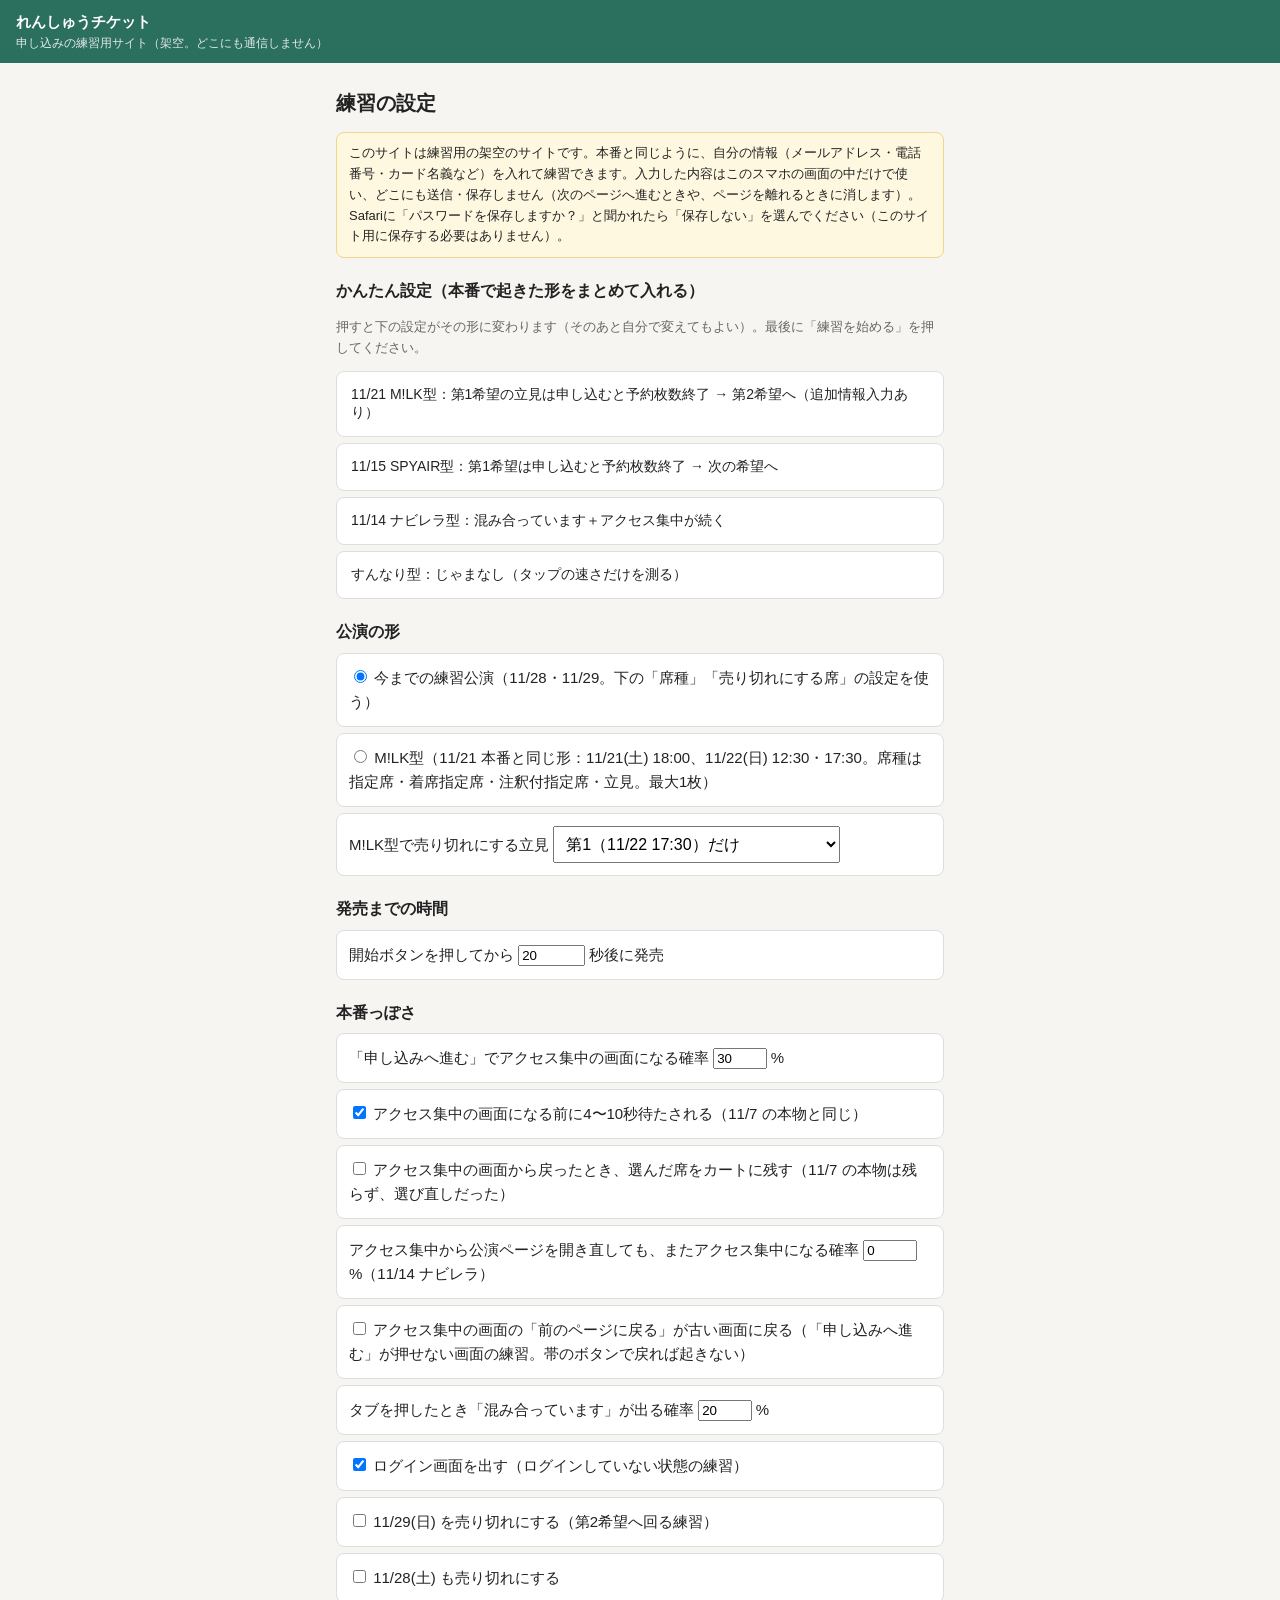
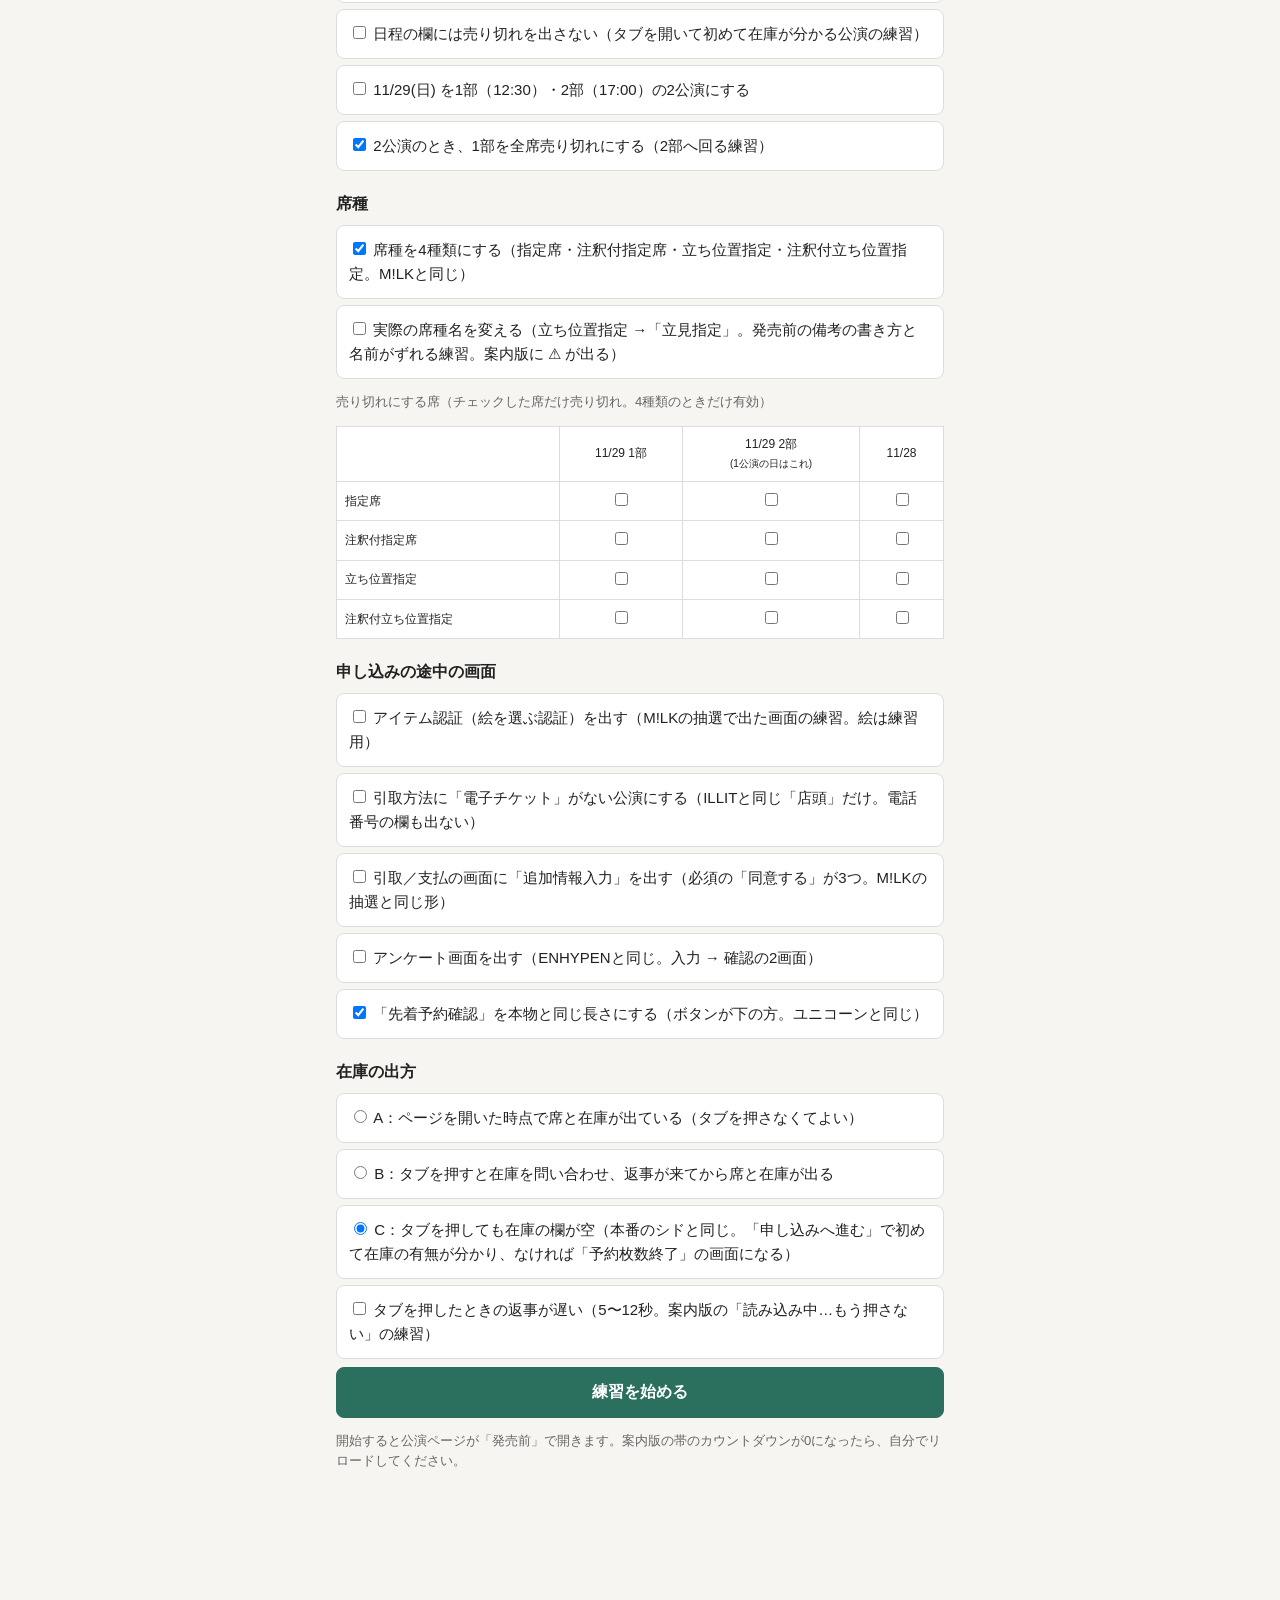
<file: index.html>
<!doctype html>
<html lang="ja">
<head>
<meta charset="utf-8">
<meta name="viewport" content="width=device-width, initial-scale=1">
<meta name="robots" content="noindex">
<title>チケット申し込み練習（設定）</title>
<link rel="stylesheet" href="style.css">
<script src="common.js"></script>
</head>
<body>
<div class="ph">れんしゅうチケット<small>申し込みの練習用サイト（架空。どこにも通信しません）</small></div>
<main>
  <h1>練習の設定</h1>
  <p class="note">このサイトは練習用の架空のサイトです。本番と同じように、自分の情報（メールアドレス・電話番号・カード名義など）を入れて練習できます。入力した内容はこのスマホの画面の中だけで使い、どこにも送信・保存しません（次のページへ進むときや、ページを離れるときに消します）。<br>Safariに「パスワードを保存しますか？」と聞かれたら「保存しない」を選んでください（このサイト用に保存する必要はありません）。</p>

  <h2>かんたん設定（本番で起きた形をまとめて入れる）</h2>
  <p class="filler">押すと下の設定がその形に変わります（そのあと自分で変えてもよい）。最後に「練習を始める」を押してください。</p>
  <button type="button" class="Button preset" data-preset="milk">11/21 M!LK型：第1希望の立見は申し込むと予約枚数終了 → 第2希望へ（追加情報入力あり）</button>
  <button type="button" class="Button preset" data-preset="spyair">11/15 SPYAIR型：第1希望は申し込むと予約枚数終了 → 次の希望へ</button>
  <button type="button" class="Button preset" data-preset="navillera">11/14 ナビレラ型：混み合っています＋アクセス集中が続く</button>
  <button type="button" class="Button preset" data-preset="smooth">すんなり型：じゃまなし（タップの速さだけを測る）</button>
  <p class="filler" id="presetMsg"></p>

  <h2>公演の形</h2>
  <label class="choice"><input type="radio" name="layout" value="basic"> 今までの練習公演（11/28・11/29。下の「席種」「売り切れにする席」の設定を使う）</label>
  <label class="choice"><input type="radio" name="layout" value="milk"> M!LK型（11/21 本番と同じ形：11/21(土) 18:00、11/22(日) 12:30・17:30。席種は指定席・着席指定席・注釈付指定席・立見。最大1枚）</label>
  <label class="choice">M!LK型で売り切れにする立見
    <select id="milkSold" style="width:auto">
      <option value="none">なし（第1希望がそのまま取れる）</option>
      <option value="1">第1（11/22 17:30）だけ</option>
      <option value="12">第1・第2（11/22 の両方）</option>
      <option value="123">立見すべて（着席指定席へ回る）</option>
    </select></label>

  <h2>発売までの時間</h2>
  <label class="choice">開始ボタンを押してから <input id="delaySec" type="number" min="5" max="600" style="width:5em"> 秒後に発売</label>

  <h2>本番っぽさ</h2>
  <label class="choice">「申し込みへ進む」でアクセス集中の画面になる確率 <input id="sorryRate" type="number" min="0" max="100" style="width:4em"> %</label>
  <label class="choice"><input id="sorryWait" type="checkbox"> アクセス集中の画面になる前に4〜10秒待たされる（11/7 の本物と同じ）</label>
  <label class="choice"><input id="sorryKeepCart" type="checkbox"> アクセス集中の画面から戻ったとき、選んだ席をカートに残す（11/7 の本物は残らず、選び直しだった）</label>
  <label class="choice">アクセス集中から公演ページを開き直しても、またアクセス集中になる確率 <input id="reopenSorryRate" type="number" min="0" max="100" style="width:4em"> %（11/14 ナビレラ）</label>
  <label class="choice"><input id="sorryNoCookie" type="checkbox"> アクセス集中の画面の「前のページに戻る」が古い画面に戻る（「申し込みへ進む」が押せない画面の練習。帯のボタンで戻れば起きない）</label>
  <label class="choice">タブを押したとき「混み合っています」が出る確率 <input id="busyRate" type="number" min="0" max="100" style="width:4em"> %</label>
  <label class="choice"><input id="needLogin" type="checkbox"> ログイン画面を出す（ログインしていない状態の練習）</label>
  <label class="choice"><input id="sold29" type="checkbox"> 11/29(日) を売り切れにする（第2希望へ回る練習）</label>
  <label class="choice"><input id="sold28" type="checkbox"> 11/28(土) も売り切れにする</label>
  <label class="choice"><input id="hideSold" type="checkbox"> 日程の欄には売り切れを出さない（タブを開いて初めて在庫が分かる公演の練習）</label>
  <label class="choice"><input id="twoShows" type="checkbox"> 11/29(日) を1部（12:30）・2部（17:00）の2公演にする</label>
  <label class="choice"><input id="soldShow1" type="checkbox"> 2公演のとき、1部を全席売り切れにする（2部へ回る練習）</label>

  <h2>席種</h2>
  <label class="choice"><input id="seats4" type="checkbox"> 席種を4種類にする（指定席・注釈付指定席・立ち位置指定・注釈付立ち位置指定。M!LKと同じ）</label>
  <label class="choice"><input id="renameSeats" type="checkbox"> 実際の席種名を変える（立ち位置指定 →「立見指定」。発売前の備考の書き方と名前がずれる練習。案内版に ⚠ が出る）</label>
  <p class="filler">売り切れにする席（チェックした席だけ売り切れ。4種類のときだけ有効）</p>
  <table class="sum" id="soldGrid"></table>

  <h2>申し込みの途中の画面</h2>
  <label class="choice"><input id="itemAuth" type="checkbox"> アイテム認証（絵を選ぶ認証）を出す（M!LKの抽選で出た画面の練習。絵は練習用）</label>
  <label class="choice"><input id="noETicket" type="checkbox"> 引取方法に「電子チケット」がない公演にする（ILLITと同じ「店頭」だけ。電話番号の欄も出ない）</label>
  <label class="choice"><input id="addInfo" type="checkbox"> 引取／支払の画面に「追加情報入力」を出す（必須の「同意する」が3つ。M!LKの抽選と同じ形）</label>
  <label class="choice"><input id="question" type="checkbox"> アンケート画面を出す（ENHYPENと同じ。入力 → 確認の2画面）</label>
  <label class="choice"><input id="longConfirm" type="checkbox"> 「先着予約確認」を本物と同じ長さにする（ボタンが下の方。ユニコーンと同じ）</label>
  <h2>在庫の出方</h2>
  <label class="choice"><input type="radio" name="stockMode" value="A"> A：ページを開いた時点で席と在庫が出ている（タブを押さなくてよい）</label>
  <label class="choice"><input type="radio" name="stockMode" value="B"> B：タブを押すと在庫を問い合わせ、返事が来てから席と在庫が出る</label>
  <label class="choice"><input type="radio" name="stockMode" value="C"> C：タブを押しても在庫の欄が空（本番のシドと同じ。「申し込みへ進む」で初めて在庫の有無が分かり、なければ「予約枚数終了」の画面になる）</label>
  <label class="choice"><input id="slowRes" type="checkbox"> タブを押したときの返事が遅い（5〜12秒。案内版の「読み込み中…もう押さない」の練習）</label>

  <button id="start" class="Button -primary">練習を始める</button>
  <p class="filler">開始すると公演ページが「発売前」で開きます。案内版の帯のカウントダウンが0になったら、自分でリロードしてください。</p>
</main>
<script>
  const c = P.cfg();
  for (const k of ['delaySec', 'sorryRate', 'busyRate', 'reopenSorryRate']) document.getElementById(k).value = c[k];
  for (const k of ['needLogin', 'sold29', 'sold28', 'hideSold', 'slowRes', 'twoShows', 'soldShow1', 'seats4', 'renameSeats', 'itemAuth', 'noETicket', 'question', 'longConfirm', 'sorryWait', 'sorryKeepCart', 'sorryNoCookie', 'addInfo']) document.getElementById(k).checked = !!c[k];
  // 売り切れにする席の表（行＝席種、列＝公演）
  const SEATN = [['001', '指定席'], ['004', '注釈付指定席'], ['005', '立ち位置指定'], ['006', '注釈付立ち位置指定']];
  const SHOWN = [['P29A', '11/29 1部'], ['P29', '11/29 2部<br><small>(1公演の日はこれ)</small>'], ['P28', '11/28']];
  const grid = document.getElementById('soldGrid');
  grid.innerHTML = '<tr><td></td>' + SHOWN.map(([, n]) => `<td style="font-size:12px;text-align:center">${n}</td>`).join('') + '</tr>' +
    SEATN.map(([cd, n]) => `<tr><td style="font-size:12px">${n}</td>` +
      SHOWN.map(([k]) => `<td style="text-align:center"><input type="checkbox" class="soldSeat" value="${k}|${cd}"${(c.soldSeats || []).includes(`${k}|${cd}`) ? ' checked' : ''}></td>`).join('') + '</tr>').join('');
  document.querySelector(`input[name=layout][value=${c.layout === 'milk' ? 'milk' : 'basic'}]`).checked = true;
  document.getElementById('milkSold').value = c.milkSold || '1';
  const mode0 = ['A', 'B', 'C'].includes(c.stockMode) ? c.stockMode : (c.blankStock ? 'C' : 'B');
  document.querySelector(`input[name=stockMode][value=${mode0}]`).checked = true;
  // かんたん設定：本番で起きた形を、下の設定にまとめて入れる（入れるだけ。始めるのは「練習を始める」）
  const PRESETS = {
    // 11/21 M!LK（73512）と同じ形。在庫の欄は空（申し込むまで分からない）、第1希望の立見は予約枚数終了、追加情報入力あり、少し混む
    milk: { name: '11/21 M!LK型', layout: 'milk', milkSold: '1', num: { sorryRate: 20, busyRate: 0, reopenSorryRate: 20 }, on: ['longConfirm', 'sorryWait', 'addInfo'],
      off: ['needLogin', 'sold29', 'sold28', 'hideSold', 'twoShows', 'renameSeats', 'itemAuth', 'noETicket', 'question', 'slowRes', 'sorryNoCookie', 'sorryKeepCart'], mode: 'C', sold: [] },
    // 第1希望（11/29 立ち位置指定）は、申し込むと「予約枚数終了」。在庫の欄は空（タブを押しても分からない）
    spyair: { name: '11/15 SPYAIR型', num: { sorryRate: 0, busyRate: 0, reopenSorryRate: 0 }, on: ['seats4', 'longConfirm'],
      off: ['needLogin', 'sold29', 'sold28', 'hideSold', 'twoShows', 'renameSeats', 'itemAuth', 'noETicket', 'question', 'slowRes', 'sorryNoCookie', 'addInfo'], mode: 'C', sold: ['P29|005'] },
    navillera: { name: '11/14 ナビレラ型', num: { sorryRate: 60, busyRate: 50, reopenSorryRate: 40 }, on: ['seats4', 'longConfirm', 'sorryWait', 'twoShows'],
      off: ['needLogin', 'sold29', 'sold28', 'hideSold', 'renameSeats', 'itemAuth', 'noETicket', 'question', 'slowRes', 'sorryNoCookie', 'sorryKeepCart', 'addInfo', 'soldShow1'], mode: 'B', sold: ['P29A|005', 'P29A|006'] },
    smooth: { name: 'すんなり型', num: { sorryRate: 0, busyRate: 0, reopenSorryRate: 0 }, on: ['seats4', 'longConfirm'],
      off: ['needLogin', 'sold29', 'sold28', 'hideSold', 'twoShows', 'renameSeats', 'itemAuth', 'noETicket', 'question', 'slowRes', 'sorryNoCookie', 'addInfo'], mode: 'A', sold: [] },
  };
  document.querySelectorAll('.preset').forEach((btn) => btn.addEventListener('click', () => {
    const p = PRESETS[btn.dataset.preset];
    Object.entries(p.num).forEach(([k, val]) => { document.getElementById(k).value = val; });
    p.on.forEach((k) => { document.getElementById(k).checked = true; });
    p.off.forEach((k) => { document.getElementById(k).checked = false; });
    document.querySelector(`input[name=stockMode][value=${p.mode}]`).checked = true;
    document.querySelectorAll('.soldSeat').forEach((x) => { x.checked = p.sold.includes(x.value); });
    document.querySelector(`input[name=layout][value=${p.layout || 'basic'}]`).checked = true;
    if (p.milkSold) document.getElementById('milkSold').value = p.milkSold;
    document.getElementById('presetMsg').textContent = `「${p.name}」の設定を入れました。下の「練習を始める」を押してください。`;
  }));
  document.getElementById('start').addEventListener('click', () => {
    const v = (id) => Number(document.getElementById(id).value) || 0;
    const b = (id) => document.getElementById(id).checked;
    const cfg = { delaySec: Math.max(5, v('delaySec')), sorryRate: v('sorryRate'), busyRate: v('busyRate'),
      needLogin: b('needLogin'), sold29: b('sold29'), sold28: b('sold28'), hideSold: b('hideSold'),
      stockMode: document.querySelector('input[name=stockMode]:checked')?.value || 'C', slowRes: b('slowRes'), twoShows: b('twoShows'),
      soldShow1: b('soldShow1'), seats4: b('seats4'), renameSeats: b('renameSeats'),
      itemAuth: b('itemAuth'), noETicket: b('noETicket'), question: b('question'), longConfirm: b('longConfirm'), sorryWait: b('sorryWait'), sorryKeepCart: b('sorryKeepCart'),
      reopenSorryRate: v('reopenSorryRate'), sorryNoCookie: b('sorryNoCookie'), addInfo: b('addInfo'),
      layout: document.querySelector('input[name=layout]:checked')?.value || 'basic', milkSold: document.getElementById('milkSold').value,
      soldSeats: [...document.querySelectorAll('.soldSeat:checked')].map((x) => x.value) };
    cfg.blankStock = cfg.stockMode === 'C';
    cfg.startAt = Date.now() + cfg.delaySec * 1000;
    P.set('cfg', cfg);
    P.reset();
    location.href = P.orderUrl();
  });
</script>
</body>
</html>
</file>
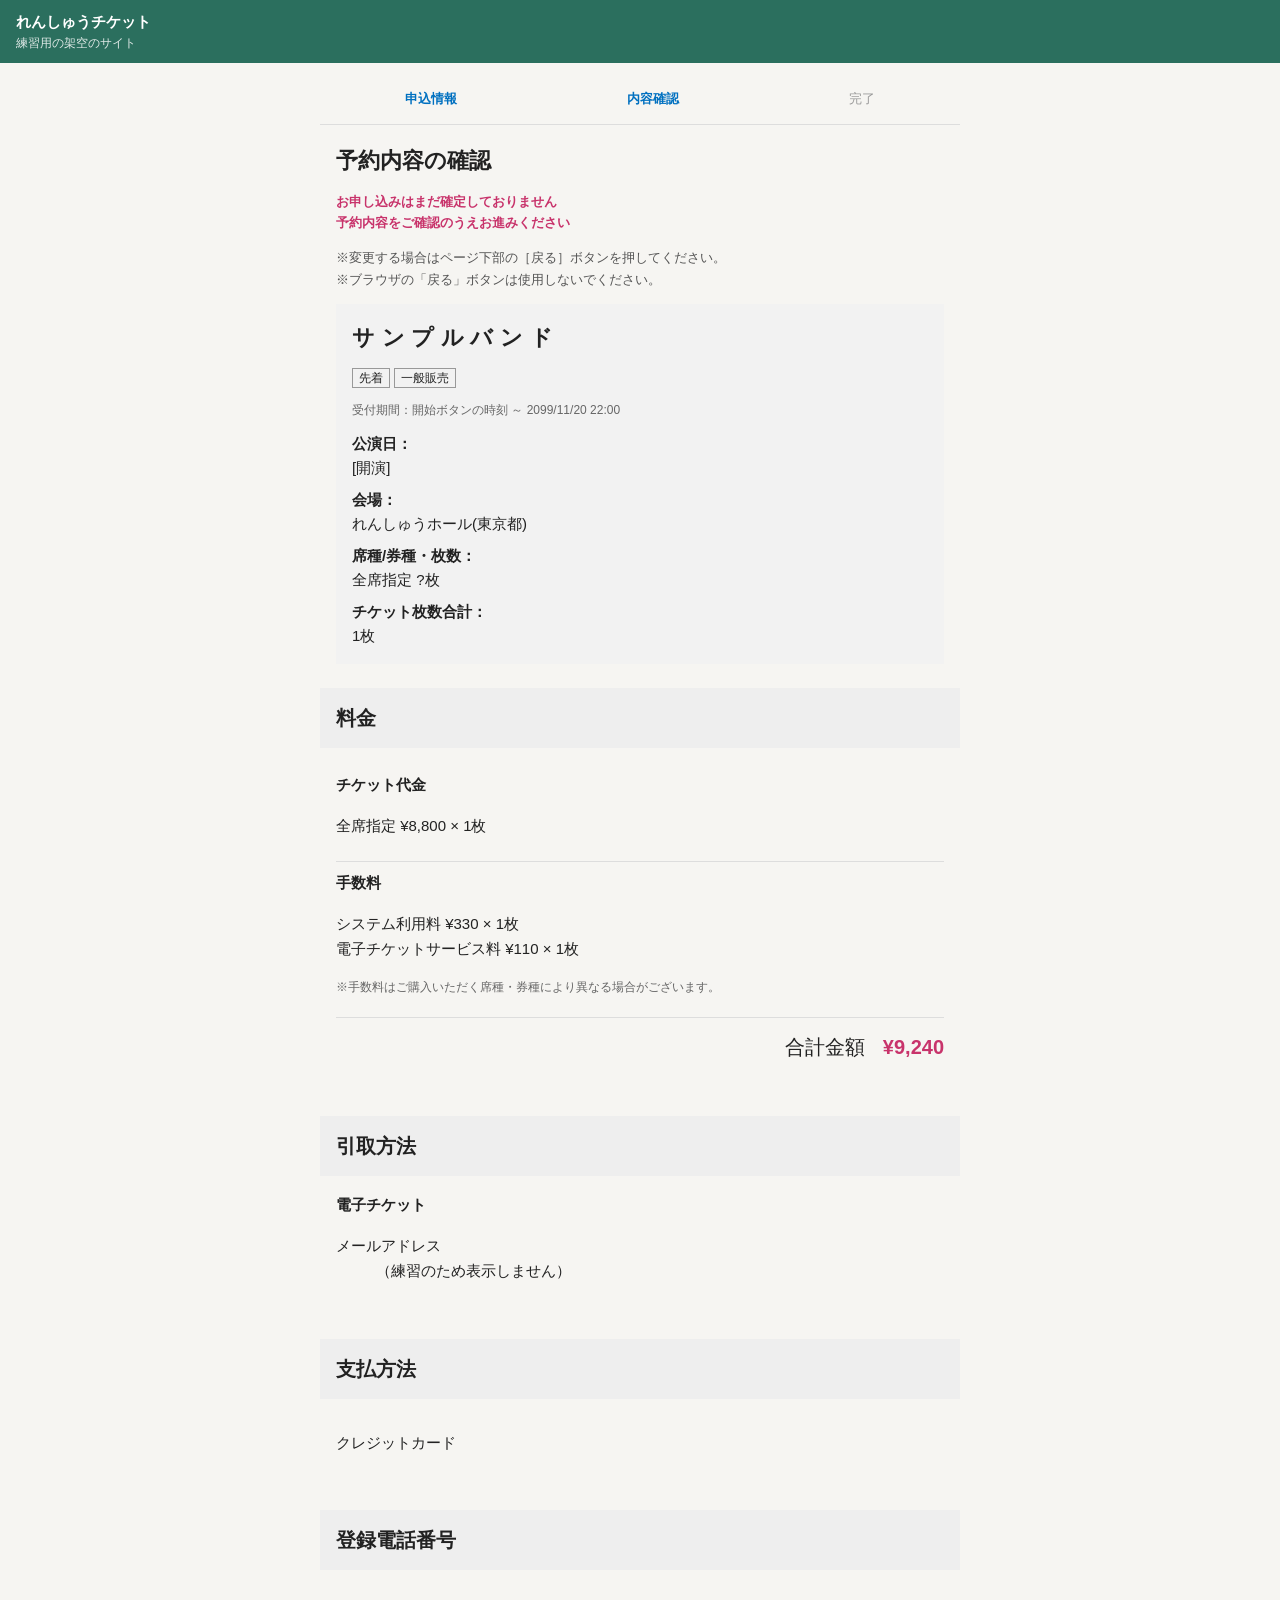
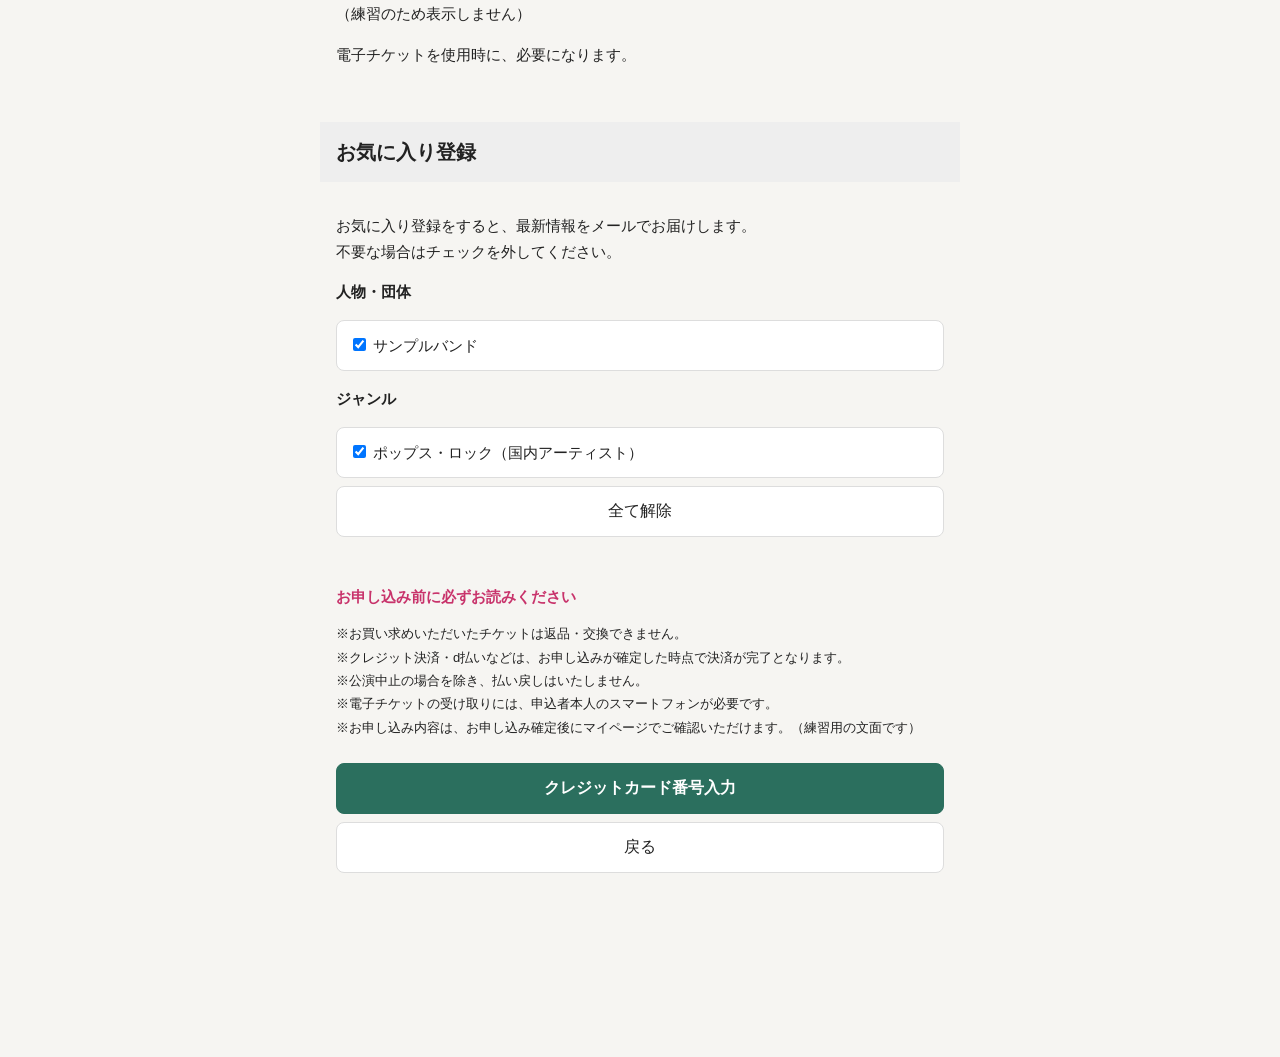
<file: confirm.html>
<!doctype html>
<html lang="ja">
<head>
<meta charset="utf-8">
<meta name="viewport" content="width=device-width, initial-scale=1">
<meta name="robots" content="noindex">
<meta name="ltg-practice" content="1">
<title>先着予約確認（練習）｜れんしゅうチケット</title>
<link rel="stylesheet" href="style.css">
<script src="common.js"></script>
</head>
<body>
<div class="ph">れんしゅうチケット<small>練習用の架空のサイト</small></div>
<main>
  <!-- 本物（2026/11/7 MONKEY MAJIK）と同じ並び・同じ部品の名前。案内版 v1.8.3 の「詰める」がそのまま効く -->
  <div class="TransitionMenu"><span class="on">申込情報</span><span class="on">内容確認</span><span>完了</span></div>
  <section class="ConfirmationArea">
    <div class="area_inner"><div class="ConfirmationArea__main"><h1>予約内容の確認</h1></div></div>
    <div class="main_inner"><div class="ConfirmationArea__main">
      <p class="note">お申し込みはまだ確定しておりません<br>予約内容をご確認のうえお進みください</p>
      <p class="explanation">※変更する場合はページ下部の［戻る］ボタンを押してください。<br>※ブラウザの「戻る」ボタンは使用しないでください。</p>
      <div class="ConfirmationArea__cover">
        <h2 class="ConfirmationArea__cover__Title">サンプルバンド</h2>
        <div class="ConfirmationArea__cover__List"><span class="tag">先着</span><span class="tag">一般販売</span><p class="small">受付期間：開始ボタンの時刻 ～ 2099/11/20 22:00</p></div>
        <dl><dt>公演日：</dt><dd id="when"></dd><dt>会場：</dt><dd>れんしゅうホール(東京都)</dd><dt>席種/券種・枚数：</dt><dd id="seat"></dd><dt>チケット枚数合計：</dt><dd id="cnt"></dd></dl>
      </div>
    </div></div>
  </section>
  <form id="ttd020" class="ticketReservation" onsubmit="return false"><section class="ReservationScreen"><div class="infor_inner">
    <div class="ReservationScreen__cover"><h3>料金</h3></div>
    <div class="ReservationScreen__content">
      <div class="ReservationScreen__content__list"><p class="ContentName">チケット代金</p><p id="price"></p></div>
      <div class="ReservationScreen__content__list"><p class="ContentName">手数料</p><p>システム利用料 ¥330 × 1枚<br>電子チケットサービス料 ¥110 × 1枚</p><p class="small">※手数料はご購入いただく席種・券種により異なる場合がございます。</p></div>
      <div class="ReservationScreen__content__total">合計金額 <b id="total"></b></div>
    </div>
    <div class="ReservationScreen__cover"><h3>引取方法</h3></div>
    <div class="ReservationScreen__content"><p class="ContentName" id="take"></p><dl><dt>メールアドレス</dt><dd>（練習のため表示しません）</dd></dl></div>
    <div class="ReservationScreen__cover"><h3>支払方法</h3></div>
    <div class="ReservationScreen__content"><p class="SelectionName" id="pay"></p></div>
    <div class="ReservationScreen__cover"><h3>登録電話番号</h3></div>
    <div class="ReservationScreen__info"><p class="name">（練習のため表示しません）</p><p class="ReservationScreen__info__text">電子チケットを使用時に、必要になります。</p></div>
    <div class="ReservationScreen__cover"><h3>お気に入り登録</h3></div>
    <div class="ReservationScreen__info">
      <p class="ReservationScreen__info__text">お気に入り登録をすると、最新情報をメールでお届けします。<br>不要な場合はチェックを外してください。</p>
      <div class="ReservationScreen__info__box">
        <p><b>人物・団体</b></p><label class="choice"><input type="checkbox" name="ARTIST_NAME[]" checked> サンプルバンド</label>
        <p><b>ジャンル</b></p><label class="choice"><input type="checkbox" name="GENRE_NAME[]" checked> ポップス・ロック（国内アーティスト）</label>
      </div>
      <div class="ReservationScreen__info__area"><button type="button" class="Button" id="ALSLC_REL">全て解除</button></div>
    </div>
    <div class="ReservationScreen__must-read">
      <h4 class="AgreementRequired">お申し込み前に必ずお読みください</h4>
      <p class="AgreementText">※お買い求めいただいたチケットは返品・交換できません。<br>※クレジット決済・d払いなどは、お申し込みが確定した時点で決済が完了となります。<br>※公演中止の場合を除き、払い戻しはいたしません。<br>※電子チケットの受け取りには、申込者本人のスマートフォンが必要です。<br>※お申し込み内容は、お申し込み確定後にマイページでご確認いただけます。（練習用の文面です）</p>
      <p class="AgreementText"></p>
      <div class="ReservationScreen__must-read__select"><div class="ButtonArea">
        <div class="ButtonArea__NextButton"><button type="button" id="ENTRY_FIX" name="ENTRY_FIX" class="Button -primary"></button></div>
        <div class="ButtonArea__TicketSelect"><button type="button" id="MTHD_CHG" name="MTHD_CHG" class="Button">戻る</button></div>
      </div></div>
    </div>
  </div></section></form>
</main>
<script>
(() => {
  const cart = P.get('cart', null) || {};
  const pay = P.get('payment', '02');
  const payName = { '15': 'PayPay', '16': '楽天ペイ', '02': 'クレジットカード', '03': '店頭入金', '12': 'd払い' }[pay] || '';
  // 「先着予約確認を本物と同じ長さにする」設定（ボタンが下の方にある）
  const cfg = P.cfg();
  // 設定「先着予約確認を本物と同じ長さにする」がオフのときは、内訳・お気に入り・注意事項を出さない（短い画面）
  if (!cfg.longConfirm) document.querySelectorAll('.ReservationScreen__cover ~ .ReservationScreen__cover, .ReservationScreen__content ~ .ReservationScreen__content, .ReservationScreen__info, .AgreementRequired, .AgreementText').forEach((e) => (e.style.display = 'none'));
  const take = P.get('take', '電子チケット');
  document.getElementById('take').textContent = take;
  document.getElementById('price').textContent = `${cart.seatName || '全席指定'} ¥${cart.price || '8,800'} × ${cart.count || 1}枚`;
  document.getElementById('ALSLC_REL').addEventListener('click', () => document.querySelectorAll('.ReservationScreen__info__box input[type=checkbox]').forEach((x) => (x.checked = false)));
  const unit = Number(String(cart.price || '8,800').replace(/,/g, '')) || 8800, n = Number(cart.count) || 1;
  document.getElementById('total').textContent = `¥${(unit * n + 440 * n).toLocaleString()}`;
  document.getElementById('cnt').textContent = `${n}枚`;
  document.getElementById('when').textContent = `${cart.disp || ''} [開演]${cart.start || ''}`;
  document.getElementById('seat').textContent = `${cart.seatName || '全席指定'} ${cart.count || '?'}枚`;
  document.getElementById('pay').textContent = payName;
  const fix = document.getElementById('ENTRY_FIX');
  const credit = pay === '02';
  fix.textContent = credit ? 'クレジットカード番号入力' : '申し込む';
  fix.addEventListener('click', () => {
    P.mark(`先着予約確認の「${fix.textContent}」`);
    location.href = credit ? 'credit.html' : 'done.html';
  });
  document.getElementById('MTHD_CHG').addEventListener('click', () => { location.href = 'payment.html'; });
})();
</script>
</body>
</html>
</file>
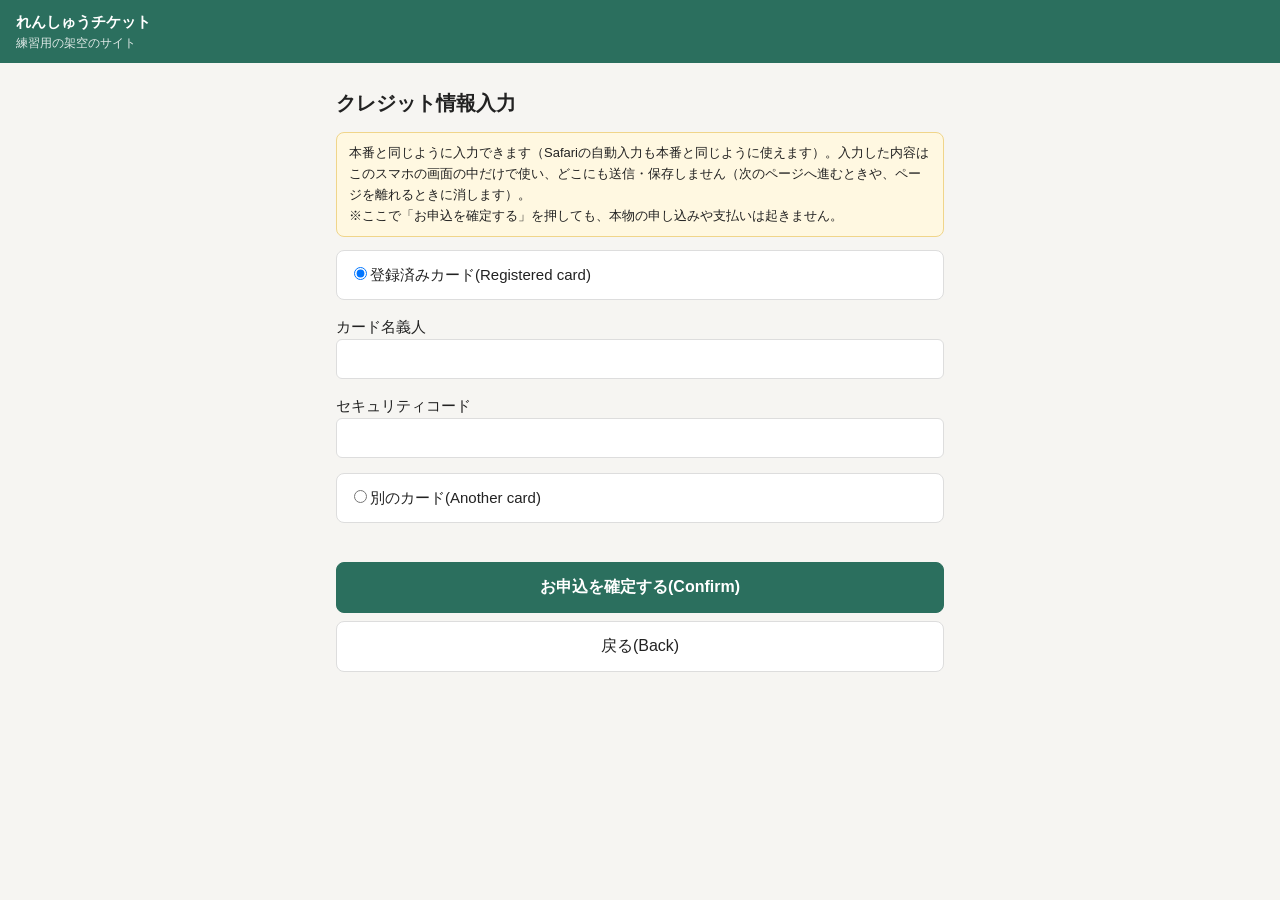
<file: credit.html>
<!doctype html>
<html lang="ja">
<head>
<meta charset="utf-8">
<meta name="viewport" content="width=device-width, initial-scale=1">
<meta name="robots" content="noindex">
<meta name="ltg-practice" content="1">
<title>クレジット情報入力（練習）｜れんしゅうチケット</title>
<link rel="stylesheet" href="style.css">
<script src="common.js"></script>
</head>
<body>
<div class="ph">れんしゅうチケット<small>練習用の架空のサイト</small></div>
<main>
  <h1>クレジット情報入力</h1>
  <p class="note">本番と同じように入力できます（Safariの自動入力も本番と同じように使えます）。入力した内容はこのスマホの画面の中だけで使い、どこにも送信・保存しません（次のページへ進むときや、ページを離れるときに消します）。<br>※ここで「お申込を確定する」を押しても、本物の申し込みや支払いは起きません。</p>

  <label class="choice registered-card"><input type="radio" name="CREDIT_CARD_USE_TYPE" id="CREDIT_CARD_USE_TYPE-0" value="0">登録済みカード(Registered card)</label>
  <div id="regBox" style="display:none"></div>

  <label class="choice"><input type="radio" name="CREDIT_CARD_USE_TYPE" id="CREDIT_CARD_USE_TYPE-1" value="1">別のカード(Another card)</label>
  <div id="otherBox" style="display:none">
    <p>カード番号<br><input type="text" name="CARD_NO" id="CARD_NO" inputmode="numeric"></p>
    <p>カード名義人<br><input type="text" name="3DS_NAME"></p>
    <p>有効期限<br>
      <select name="EXPIRE_MONTH" id="EXPIRE_MONTH" style="width:45%"><option>1</option><option>2</option><option>3</option><option>4</option><option>5</option><option>6</option><option>7</option><option>8</option><option>9</option><option>10</option><option>11</option><option>12</option></select>
      <select name="EXPIRE_YR" id="EXPIRE_YR" style="width:45%"><option>2026</option><option>2027</option><option>2028</option><option>2029</option><option>2030</option><option>2031</option><option>2032</option><option>2033</option><option>2034</option><option>2035</option><option>2036</option></select></p>
    <p>セキュリティコード<br><input type="password" name="SECURITY_CD" id="SECURITY_CD" inputmode="numeric" autocomplete="new-password"></p>
  </div>

  <p class="err" id="err"></p>
  <button type="button" name="NEXT_BUTTON" id="NEXT_BUTTON" class="Button -primary">お申込を確定する(Confirm)</button>
  <button type="button" name="BACK_BUTTON" id="BACK_BUTTON" class="Button">戻る(Back)</button>
</main>
<script>
(() => {
  const reg = document.getElementById('CREDIT_CARD_USE_TYPE-0');
  const other = document.getElementById('CREDIT_CARD_USE_TYPE-1');
  const regBox = document.getElementById('regBox');
  const otherBox = document.getElementById('otherBox');
  const sync = () => { regBox.style.display = reg.checked ? '' : 'none'; otherBox.style.display = other.checked ? '' : 'none'; };
  reg.addEventListener('change', sync);
  other.addEventListener('change', sync);
  // 本物と同じく、登録済みカードの欄はページを開いた後に読み込まれ、サイトが自動で「登録済みカード」を選ぶ
  setTimeout(() => {
    regBox.innerHTML =
      '<p>カード名義人<br><input type="text" name="3DS_NAME"></p>' +
      '<p>セキュリティコード<br><input type="password" name="SECURITY_CD_TRUST_TEMP" id="SECURITY_CD_TRUST_TEMP" inputmode="numeric" autocomplete="new-password"></p>';
    reg.click();
    sync();
  }, 300);

  document.getElementById('NEXT_BUTTON').addEventListener('click', () => {
    const err = document.getElementById('err');
    const box = reg.checked ? regBox : otherBox;
    const empty = [...box.querySelectorAll('input')].some((i) => !i.value);
    if (!reg.checked && !other.checked) return (err.textContent = 'カードを選んでください。');
    if (empty) return (err.textContent = '未入力の欄があります。');
    // 入力内容は使わずに捨てる
    document.querySelectorAll('input[type=text], input[type=password]').forEach((i) => (i.value = ''));
    P.mark('「お申込を確定する」');
    location.href = 'done.html';
  });
  document.getElementById('BACK_BUTTON').addEventListener('click', () => { location.href = 'confirm.html'; });
})();
</script>
</body>
</html>
</file>
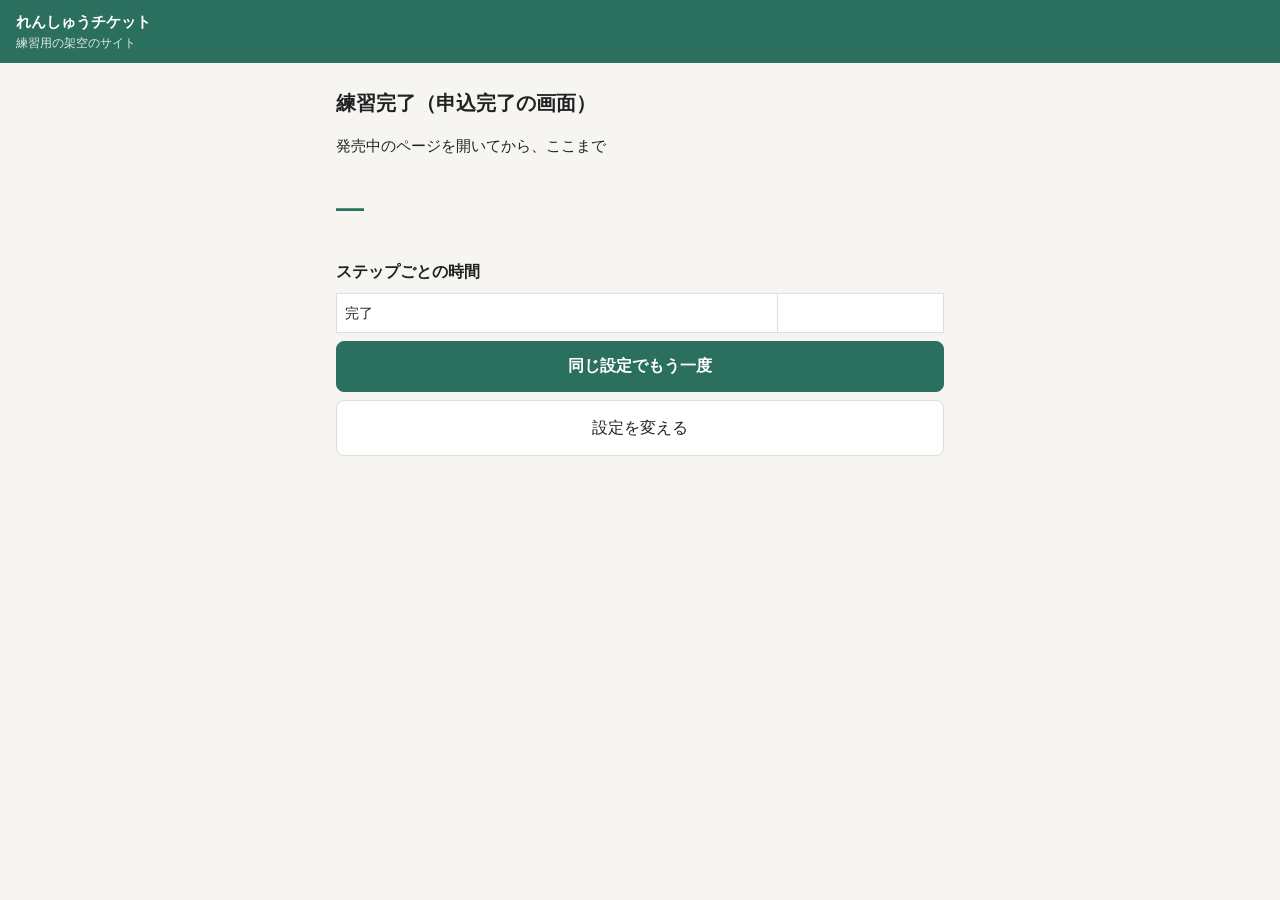
<file: done.html>
<!doctype html>
<html lang="ja">
<head>
<meta charset="utf-8">
<meta name="viewport" content="width=device-width, initial-scale=1">
<meta name="robots" content="noindex">
<meta name="ltg-practice" content="1">
<title>練習完了｜れんしゅうチケット</title>
<link rel="stylesheet" href="style.css">
<script src="common.js"></script>
</head>
<body>
<div class="ph">れんしゅうチケット<small>練習用の架空のサイト</small></div>
<main>
  <h1>練習完了（申込完了の画面）</h1>
  <p>発売中のページを開いてから、ここまで</p>
  <p class="big" id="total"></p>
  <h2>ステップごとの時間</h2>
  <table class="sum" id="steps"></table>
  <button id="again" class="Button -primary">同じ設定でもう一度</button>
  <a class="Button" href="index.html">設定を変える</a>
</main>
<script>
(() => {
  const marks = P.get('marks', []);
  const start = P.get('flowStart', 0);
  P.mark('完了');
  const all = P.get('marks', []);
  const end = all[all.length - 1].t;
  document.getElementById('total').textContent = start ? `${((end - start) / 1000).toFixed(1)} 秒` : '—';
  const tb = document.getElementById('steps');
  let prev = start;
  for (const m of all) {
    const tr = document.createElement('tr');
    const since = start ? `＋${((m.t - start) / 1000).toFixed(1)}秒` : '';
    const gap = prev ? `（${((m.t - prev) / 1000).toFixed(1)}秒）` : '';
    tr.innerHTML = `<td></td><td style="white-space:nowrap">${since}<br><small>${gap}</small></td>`;
    tr.firstChild.textContent = m.name;
    tb.appendChild(tr);
    prev = m.t;
  }
  document.getElementById('again').addEventListener('click', () => {
    const cfg = P.cfg();
    cfg.startAt = Date.now() + cfg.delaySec * 1000;
    P.set('cfg', cfg);
    P.reset();
    location.href = P.orderUrl();
  });
})();
</script>
</body>
</html>
</file>
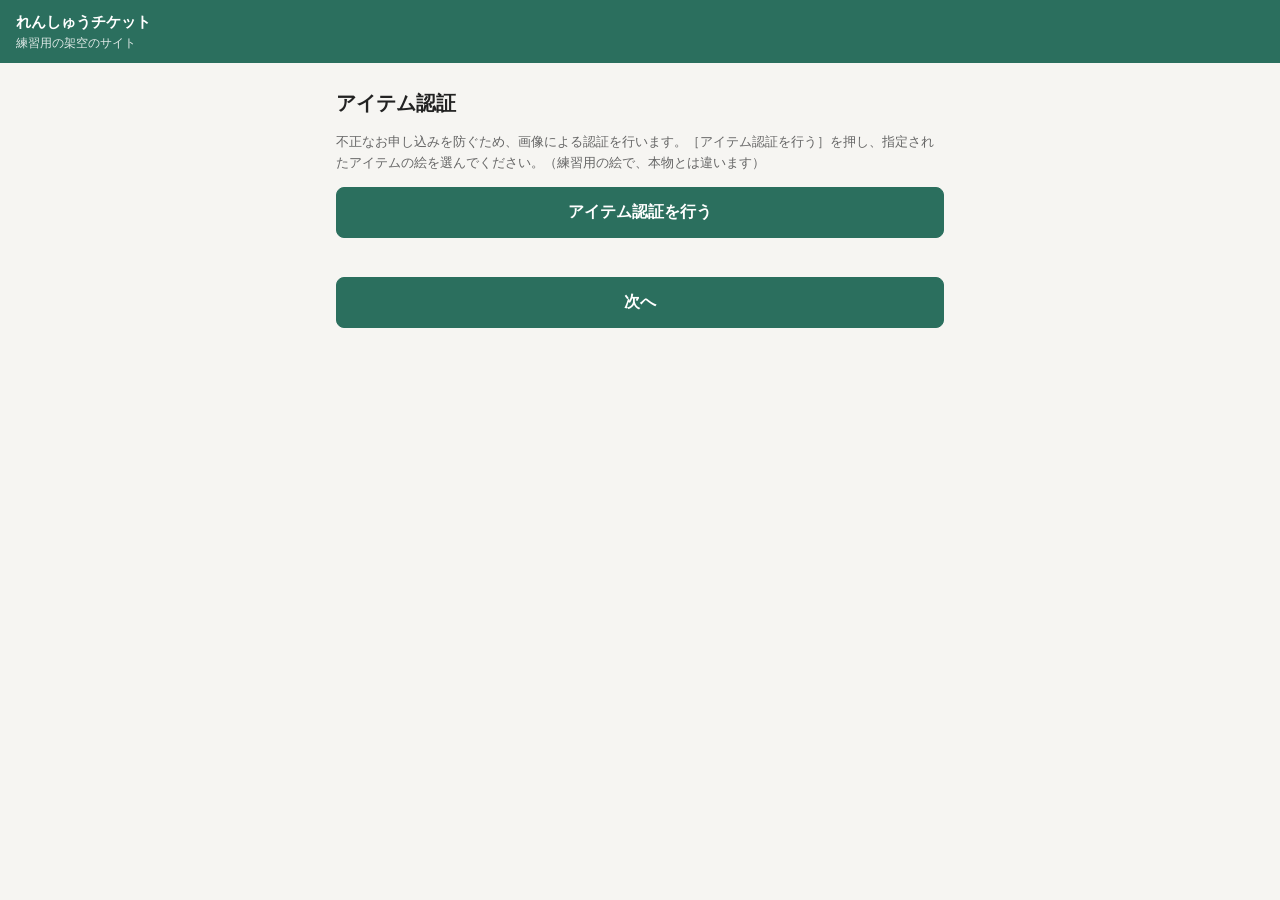
<file: itemauth.html>
<!doctype html>
<html lang="ja">
<head>
<meta charset="utf-8">
<meta name="viewport" content="width=device-width, initial-scale=1">
<meta name="robots" content="noindex">
<meta name="ltg-practice" content="1">
<title>アイテム認証（練習）｜れんしゅうチケット</title>
<link rel="stylesheet" href="style.css">
<script src="common.js"></script>
<style>
  #recognition_overlay{position:fixed;inset:0;background:rgba(0,0,0,.55);display:none;align-items:center;justify-content:center;z-index:50}
  #recognition_overlay .box{background:#fff;border-radius:8px;padding:16px;width:min(92vw,360px)}
  .items{display:grid;grid-template-columns:1fr 1fr;gap:10px;margin:12px 0}
  .click_item{position:relative;border:2px solid #ccc;border-radius:6px;font-size:56px;text-align:center;padding:10px 0;cursor:pointer;user-select:none}
  .click_item .img_item_selected{display:none;position:absolute;inset:0;background:rgba(43,111,94,.35);border-radius:4px;font-size:28px;color:#fff;align-items:center;justify-content:center}
  .click_item.on{border-color:#2b6f5e}
  .click_item.on .img_item_selected{display:flex}
</style>
</head>
<body>
<div class="ph">れんしゅうチケット<small>練習用の架空のサイト</small></div>
<main>
  <h1>アイテム認証</h1>
  <p class="filler">不正なお申し込みを防ぐため、画像による認証を行います。［アイテム認証を行う］を押し、指定されたアイテムの絵を選んでください。（練習用の絵で、本物とは違います）</p>
  <button type="button" id="btn_recognition" class="Button -primary">アイテム認証を行う</button>
  <p id="doneMsg" class="filler" style="display:none;color:#2b6f5e">✔ アイテムを選びました</p>
  <input type="hidden" id="IMG_CHAR" name="IMG_CHAR" value="">
  <p class="err" id="err"></p>
  <button type="button" id="NEXT_BUTTON" class="Button -primary">次へ</button>
</main>
<div id="recognition_overlay">
  <div class="box">
    <p id="overlay_text"></p>
    <div class="items">
      <div class="click_item" id="f1"><span class="pic"></span><span class="img_item_selected">✔</span></div>
      <div class="click_item" id="f2"><span class="pic"></span><span class="img_item_selected">✔</span></div>
      <div class="click_item" id="f3"><span class="pic"></span><span class="img_item_selected">✔</span></div>
      <div class="click_item" id="f4"><span class="pic"></span><span class="img_item_selected">✔</span></div>
    </div>
    <button type="button" id="btn_reload" class="Button" style="width:auto;padding:6px 12px">絵を替える</button>
    <button type="button" id="btn_return" class="Button -primary">決定</button>
  </div>
</div>
<script>
(() => {
  // 練習用の絵（本物の絵とは別のもの）
  const PICS = [['🍎', 'りんご'], ['🚲', '自転車'], ['🎸', 'ギター'], ['☂️', '傘'], ['🐟', '魚'], ['⏰', '時計'], ['🎩', '帽子'], ['🔑', '鍵']];
  const overlay = document.getElementById('recognition_overlay');
  const cells = [...document.querySelectorAll('.click_item')];
  let answer = null;
  const deal = () => {
    const pick = [...PICS].sort(() => Math.random() - 0.5).slice(0, 4);
    answer = pick[Math.floor(Math.random() * 4)];
    document.getElementById('overlay_text').textContent = `『${answer[1]}』の絵を選んでください。`;
    cells.forEach((c, i) => { c.querySelector('.pic').textContent = pick[i][0]; c.dataset.name = pick[i][1]; c.classList.remove('on'); });
  };
  cells.forEach((c) => c.addEventListener('click', () => { cells.forEach((x) => x.classList.remove('on')); c.classList.add('on'); }));
  document.getElementById('btn_recognition').addEventListener('click', () => { deal(); overlay.style.display = 'flex'; });
  document.getElementById('btn_reload').addEventListener('click', deal);
  document.getElementById('btn_return').addEventListener('click', () => {
    const on = cells.find((c) => c.classList.contains('on'));
    if (!on) return;
    document.getElementById('IMG_CHAR').value = on.dataset.name;
    document.getElementById('IMG_CHAR').dataset.ok = on.dataset.name === answer[1] ? '1' : '';
    overlay.style.display = 'none';
    document.getElementById('doneMsg').style.display = '';
  });
  document.getElementById('NEXT_BUTTON').addEventListener('click', () => {
    const v = document.getElementById('IMG_CHAR');
    const err = document.getElementById('err');
    if (!v.value) return (err.textContent = 'アイテム認証を行ってください。');
    if (!v.dataset.ok) { v.value = ''; document.getElementById('doneMsg').style.display = 'none'; return (err.textContent = '選んだアイテムが違います。もう一度アイテム認証を行ってください。'); }
    P.mark('アイテム認証の「次へ」');
    location.href = 'payment.html';
  });
})();
</script>
</body>
</html>
</file>
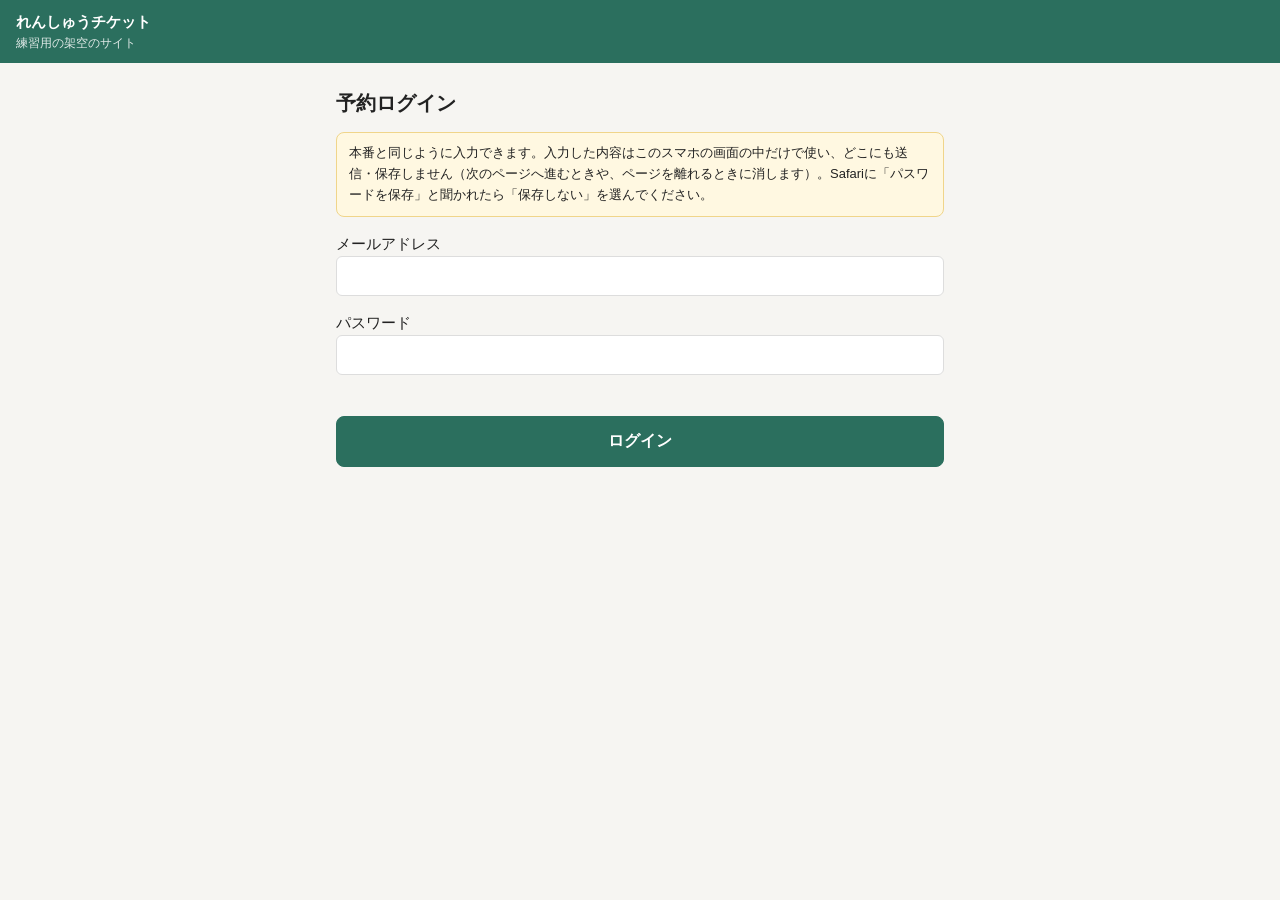
<file: login.html>
<!doctype html>
<html lang="ja">
<head>
<meta charset="utf-8">
<meta name="viewport" content="width=device-width, initial-scale=1">
<meta name="robots" content="noindex">
<meta name="ltg-practice" content="1">
<title>予約ログイン（練習）｜れんしゅうチケット</title>
<link rel="stylesheet" href="style.css">
<script src="common.js"></script>
</head>
<body>
<div class="ph">れんしゅうチケット<small>練習用の架空のサイト</small></div>
<main>
  <h1>予約ログイン</h1>
  <p class="note">本番と同じように入力できます。入力した内容はこのスマホの画面の中だけで使い、どこにも送信・保存しません（次のページへ進むときや、ページを離れるときに消します）。Safariに「パスワードを保存」と聞かれたら「保存しない」を選んでください。</p>
  <form id="loginForm" name="loginForm" method="post" action="javascript:void(0)" autocomplete="off">
    <p>メールアドレス<br><input type="text" name="MAIL_ADDR" autocomplete="off"></p>
    <p>パスワード<br><input type="password" name="PWD" autocomplete="off"></p>
    <p class="err" id="err"></p>
    <button type="submit" class="Button primary large">ログイン</button>
  </form>
</main>
<script>
  document.getElementById('loginForm').addEventListener('submit', (e) => {
    e.preventDefault();
    const f = e.target;
    if (!f.MAIL_ADDR.value || !f.PWD.value) { document.getElementById('err').textContent = 'メールアドレスとパスワードを入力してください。'; return; }
    // 入力内容は使わずに捨てる（保存も送信もしない）
    f.reset();
    P.sset('loggedIn', '1');
    P.mark('ログイン');
    P.afterLogin();
  });
</script>
</body>
</html>
</file>
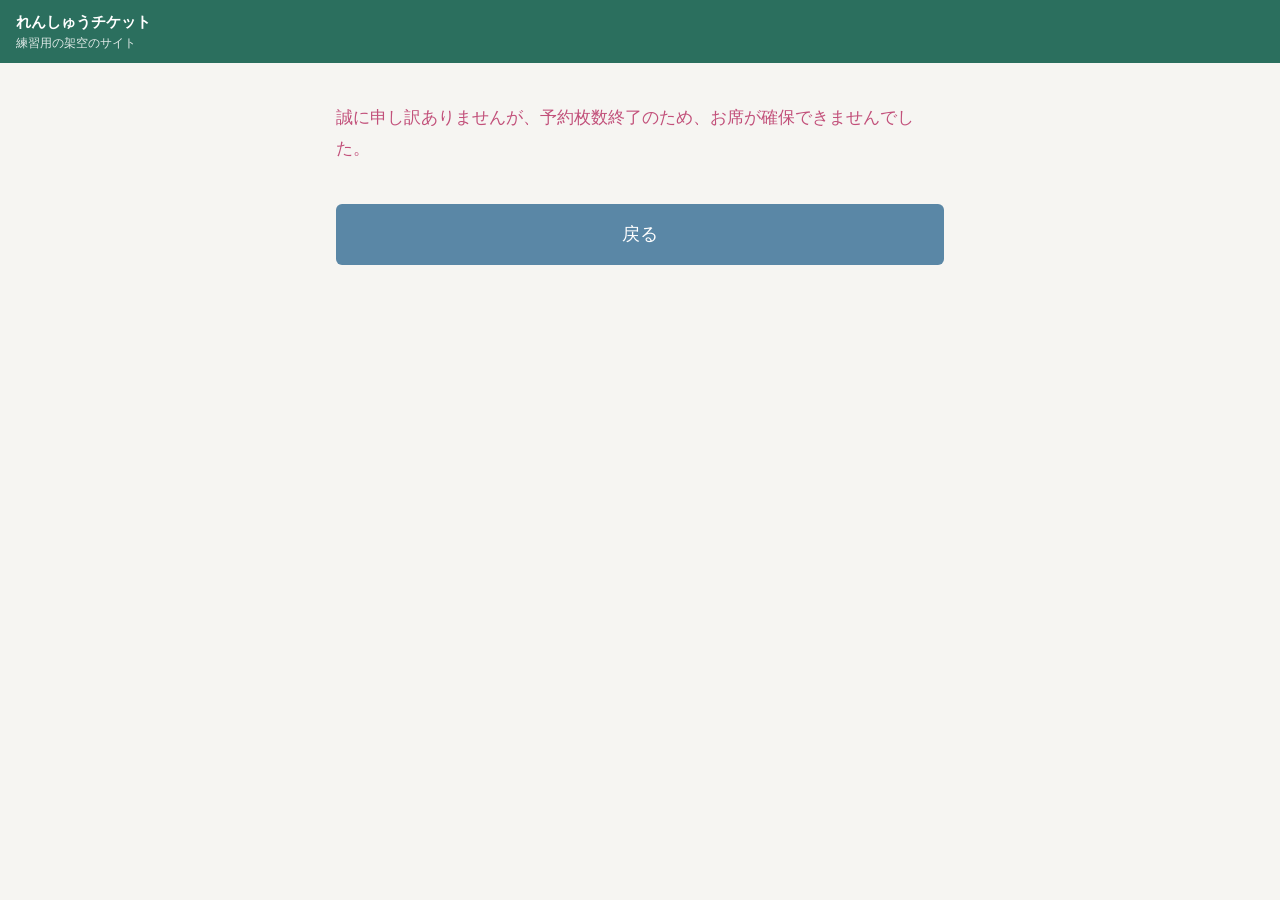
<file: notice.html>
<!doctype html>
<html lang="ja">
<head>
<meta charset="utf-8">
<meta name="viewport" content="width=device-width, initial-scale=1">
<meta name="robots" content="noindex">
<meta name="ltg-practice" content="1">
<title>ご案内｜れんしゅうチケット</title>
<link rel="stylesheet" href="style.css">
<script src="common.js"></script>
<style>.msg{color:#c2507a;font-size:17px;line-height:1.8;margin:24px 0 40px}.back{background:#5a87a6;color:#fff;border:0;border-radius:6px;width:100%;padding:16px;font-size:18px}</style>
</head>
<body>
<div class="ph">れんしゅうチケット<small>練習用の架空のサイト</small></div>
<main>
  <p class="msg">誠に申し訳ありませんが、予約枚数終了のため、お席が確保できませんでした。</p>
  <a class="back" id="back" href="order.html?gLcode=99999" style="display:block;text-align:center;text-decoration:none;box-sizing:border-box">戻る</a>
</main>
<script>
  // 本物と同じく、「戻る」はリンクで、行き先のURLに選んだ日程（c_SEARCH_TICKET_DATA）が入っている。
  // そのまま押すと、取れなかった席の枚数画面が開き直される（11/15 SPYAIR で確認。案内版 v1.9.5 以降は行き先をそろえる）
  (() => {
    const cart = P.get('cart', null) || {};
    const data = { pf_key: [cart.key || ''], pf_date: [cart.ymd || ''], seat_type_cd: [cart.seatCd || '001'], tkt_cnt: [[cart.count || '1']] };
    document.getElementById('back').setAttribute('href', P.orderUrl() + '&c_SEARCH_TICKET_DATA=' + encodeURIComponent(JSON.stringify(data)));
  })();
</script>
</body>
</html>
</file>
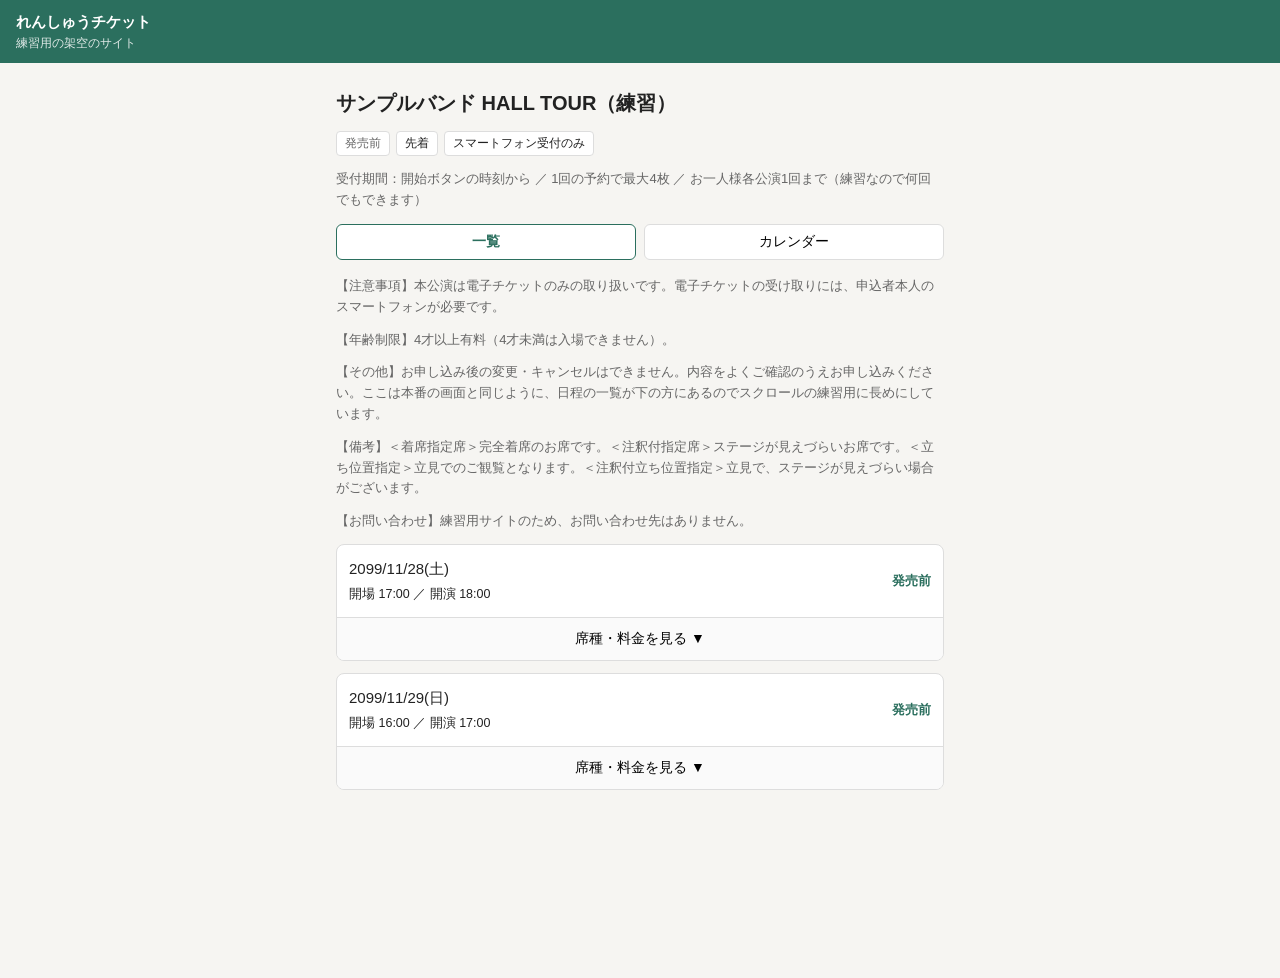
<file: order.html>
<!doctype html>
<html lang="ja">
<head>
<meta charset="utf-8">
<meta name="viewport" content="width=device-width, initial-scale=1">
<meta name="robots" content="noindex">
<meta name="ltg-practice" content="1">
<title>練習公演「サンプルバンド」｜れんしゅうチケット</title>
<link rel="stylesheet" href="style.css">
<script src="common.js"></script>
</head>
<body>
<div class="ph">れんしゅうチケット<small>練習用の架空のサイト</small></div>
<main>
  <h1>サンプルバンド HALL TOUR（練習）</h1>
  <ul class="Tags labelText scheduleStatus" id="sch"><li class="Tag" id="statusTag"></li><li class="Tag entryMethod">先着</li><li class="Tag -alert">スマートフォン受付のみ</li></ul>
  <p class="filler">受付期間：開始ボタンの時刻から ／ 1回の予約で最大4枚 ／ お一人様各公演1回まで（練習なので何回でもできます）</p>
  <div class="views">
    <button class="ViewSwitchButton -is-active" data-view-id="ticket">一覧</button>
    <button class="ViewSwitchButton" data-view-id="calendar">カレンダー</button>
  </div>
  <div class="filler">
    <p>【注意事項】本公演は電子チケットのみの取り扱いです。電子チケットの受け取りには、申込者本人のスマートフォンが必要です。</p>
    <p>【年齢制限】4才以上有料（4才未満は入場できません）。</p>
    <p>【その他】お申し込み後の変更・キャンセルはできません。内容をよくご確認のうえお申し込みください。ここは本番の画面と同じように、日程の一覧が下の方にあるのでスクロールの練習用に長めにしています。</p>
    <p id="bikou"></p>
    <p>【お問い合わせ】練習用サイトのため、お問い合わせ先はありません。</p>
  </div>
  <div id="ticket"></div>
</main>

<!-- 枚数選択 -->
<div id="ticketselection-modal" class="Modal Modal-slide" aria-hidden="true">
  <!-- 本物（2026/11/1 ユニコーン）と同じ並び：画面いっぱいに開き、枚数欄と「申し込みへ進む」は下の方にある -->
  <div class="Modal__container" role="dialog" aria-modal="true">
    <header class="Header -with-border"><h1 class="Header__title"><a href="javascript:void(0)" class="Header__return" id="tsHeadBack">‹</a> <span id="tsTitle">枚数選択</span></h1></header>
    <main class="Main"><section class="Section"><div class="Container">
      <h2 class="TicketTitle -with-border">選択中のチケット</h2>
      <div id="scheduleStatus_detail"></div>
      <ul class="Tags"><li class="Tag -release">本日発売</li><li class="Tag">先着</li></ul>
      <section class="Section">
        <div class="TicketTitle__wrapper"><p class="Text -with-icon"><b>サンプルバンド</b></p></div>
        <p class="Text -with-icon"><i class="Icon-calendar">📅</i><b id="tsDate"></b></p>
        <p class="Text -with-icon"><i class="Icon-clock">🕒</i><b id="tsTime"></b></p>
        <p class="Text -with-icon"><i class="Icon-pin">📍</i><b>れんしゅうホール(東京都)</b> <a class="Link" href="javascript:void(0)">会場詳細</a></p>
        <dl class="detailRmrks Text -gray"></dl>
      </section>
      <section class="Section">
        <h3 class="SectionTitle">【受付期間】</h3>
        <p class="Text"><b id="tsPeriod"></b></p>
      </section>
      <section class="Section">
        <h2 class="SectionTitle -with-border">枚数を選択する</h2>
        <div class="TicketSelectBlock mt-40">
          <h4 class="TicketSelectBlock__name" id="tsSeatName"></h4>
          <div class="TicketSelectBlock__select"><p class="TicketSelectBlock__price" id="tsPrice"></p>
            <select name="selectnum"><option value="0">0</option><option value="1">1</option><option value="2">2</option><option value="3">3</option><option value="4">4</option></select> 枚</div>
          <p class="err" id="tsErr"></p>
        </div>
        <div class="Box bg:gray"><ul class="StackList"><li><small>※１回の予約で購入できる枚数は最大4枚です。</small></li><li><small>※お申し込みはお一人様各公演につき1回までです。</small></li></ul></div>
        <div class="ButtonArea">
          <a class="Button -primary" href="javascript:void(0)" id="tsGo" disabled="true">申し込みへ進む</a>
          <a class="Button" href="javascript:void(0)" id="tsBack">戻る</a>
        </div>
      </section>
      <section class="Section">
        <dl class="DefineList">
          <div><h3 class="SectionTitle -with-border">引取方法・支払方法・手数料について</h3></div>
          <div><dt>引取方法：</dt><dd id="tsTake">店頭 電子チケット</dd></div>
          <div><dt>支払方法：</dt><dd>PayPay 楽天ペイ クレジットカード 店頭入金 d払い</dd></div>
          <div><dt>手数料：</dt><dd>システム利用料：¥330/枚<br>決済システム利用料：¥330/1申込<br>電子チケットサービス料：¥110/枚</dd></div>
        </dl>
      </section>
    </div></section></main>
  </div>
</div>

<!-- 選択中のチケットの置き換え確認 -->
<div id="selectTicketReplace-modal" class="Modal" aria-hidden="true">
  <div class="Modal__box">
    <p>現在、選択中のチケットを変更してもよろしいですか？</p>
    <button class="Modal__btn Button" aria-label="キャンセル" id="repCancel">キャンセル</button>
    <button class="Modal__btn Button -primary" aria-label="OK" id="repOk">OK</button>
  </div>
</div>

<!-- エラー表示 -->
<div id="errormessage-modal" class="Modal" aria-hidden="true">
  <div class="Modal__box">
    <p>ただいま混み合っています。<br>しばらくたってから再度、お手続きください。</p>
    <button class="Modal__btn Button" aria-label="閉じる" id="errClose">閉じる</button>
  </div>
</div>

<!-- カート -->
<div id="cart-modal" class="Modal" aria-hidden="true">
  <div class="Modal__box">
    <h2>選択中のチケット</h2>
    <div class="CartBox" id="cartBox"></div>
    <button class="Button primary" id="cartGo">申し込みへ進む</button>
    <button class="CartBox__deleteButton Button" id="cartDel">削除</button>
    <button class="Button" id="cartClose">閉じる</button>
  </div>
</div>

<script>
(() => {
  const cfg = P.cfg();
  // 在庫の出方（本物で見つかった3パターン）
  //   A：ページを開いた時点で席と在庫が出ている  B：タブを押すと在庫を問い合わせ、返事が来てから出る  C：タブを押しても在庫の欄が空（シド）
  const MODE = ['A', 'B', 'C'].includes(cfg.stockMode) ? cfg.stockMode : (cfg.blankStock ? 'C' : 'B');
  // 1日の中の公演（本物と同じく、1つの日程の中に公演の数だけ AccordionBox__inner がある）
  const MILK = cfg.layout === 'milk';
  // M!LK型（73512 と同じ形）：11/21(土) 18:00 の1公演、11/22(日) は 12:30（1部）・17:30（2部）の2公演
  // 売り切れにする立見：milkSold が '1'＝第1（11/22 17:30）、'12'＝第1・第2、'123'＝立見すべて、'none'＝なし
  const milkSoldKeys = { none: [], '1': ['M22B'], '12': ['M22B', 'M22A'], '123': ['M22B', 'M22A', 'M21'] }[cfg.milkSold || '1'] || [];
  const SHOWS = MILK ? [
    { ymd: '20991121', disp: '2099/11/21(土)', open: '17:00', start: '18:00', key: 'M21', sold: false },
    { ymd: '20991122', disp: '2099/11/22(日)', open: '11:30', start: '12:30', key: 'M22A', sold: false },
    { ymd: '20991122', disp: '2099/11/22(日)', open: '16:30', start: '17:30', key: 'M22B', sold: false },
  ] : [
    { ymd: '20991128', disp: '2099/11/28(土)', open: '17:00', start: '18:00', key: 'P28', sold: cfg.sold28 },
    ...(cfg.twoShows ? [{ ymd: '20991129', disp: '2099/11/29(日)', open: '11:30', start: '12:30', key: 'P29A', sold: !!cfg.soldShow1 }] : []),
    { ymd: '20991129', disp: '2099/11/29(日)', open: '16:00', start: '17:00', key: 'P29', sold: cfg.sold29 },
  ];
  const DAYS = [...new Set(SHOWS.map((x) => x.ymd))];
  // 発売したかどうかは、ページを開いた（リロードした）時点で決まる（本物と同じく、リロードしないと表示は変わらない）
  const launched = cfg.startAt && Date.now() >= cfg.startAt;
  const sch = document.getElementById('sch');
  sch.dataset.reservationStartDate = cfg.startAt ? new Date(cfg.startAt).toISOString() : '';
  sch.dataset.statusName = launched ? '本日販売' : '発売前';
  const tag = document.getElementById('statusTag');
  tag.textContent = launched ? '本日発売' : '発売前';
  tag.className = 'Tag ' + (launched ? '-release' : '-before-release');
  if (launched) P.flowStart();
  // 備考（本物のM!LKと同じく、ここの書き方は実際の席種名と少し違う：「着席指定席」→ 実際は「指定席」）
  if (MILK) {
    document.querySelector('h1').textContent = 'サンプルアイドル ARENA TOUR（練習・M!LK型）';
    document.getElementById('bikou').textContent = '【備考】＜ファミリー席＞中学生以下のお子様と満18歳以上の大人の同席が条件のお席です。＜着席指定席＞完全着席のお席です。立ってのご観覧は禁止させていただきます。※１回の予約で購入できる枚数は最大1枚です。';
    // 最大1枚（本物と同じ）
    document.querySelectorAll('#ticketselection-modal select option').forEach((o) => { if (Number(o.value) > 1) o.remove(); });
  } else if (cfg.seats4) document.getElementById('bikou').textContent =
    '【備考】＜着席指定席＞完全着席のお席です。＜注釈付指定席＞ステージが見えづらいお席です。＜立ち位置指定＞立見でのご観覧となります。＜注釈付立ち位置指定＞立見で、ステージが見えづらい場合がございます。';

  // 席種（M!LKと同じ4種類。席種コードも本物と同じ）。「席種名を変える」設定では、備考の書き方と実際の名前がずれる練習になる
  const SEATS = MILK ? [
    // 本番（11/22 17:30 の発売前のタブ）と同じ4つ・同じ並び。席種コードは練習用
    { cd: '001', name: '指定席', price: '11,500' },
    { cd: '002', name: '着席指定席', price: '11,500' },
    { cd: '003', name: '注釈付指定席', price: '11,500' },
    { cd: '004', name: '立見', price: '11,000' },
  ] : cfg.seats4 ? [
    { cd: '001', name: '指定席', price: '11,500' },
    { cd: '004', name: '注釈付指定席', price: '11,500' },
    { cd: '005', name: cfg.renameSeats ? '立見指定' : '立ち位置指定', price: '11,000' },
    { cd: '006', name: cfg.renameSeats ? '注釈付立見指定' : '注釈付立ち位置指定', price: '11,000' },
  ] : [{ cd: '001', name: '全席指定', price: '8,800' }];
  const soldSeats = Array.isArray(cfg.soldSeats) ? cfg.soldSeats : [];
  const isSold = (d, seat) => !!d.sold || soldSeats.includes(`${d.key}|${seat.cd}`) || (MILK && seat.name === '立見' && milkSoldKeys.includes(d.key));
  // 席の状態：発売前／売り切れ／在庫あり、Cは空（売り切れでも選べて「申し込みへ進む」で分かる）
  const statusOf = (d, seat) => !launched ? 'before-release' : MODE === 'C' ? '' : isSold(d, seat) ? 'sold-out' : 'release';
  const seatHtml = (d) => SEATS.map((seat) => {
    const status = statusOf(d, seat);
    const statusTxt = { 'before-release': '発売前', 'sold-out': '予定枚数終了', release: '本日発売', '': '' }[status];
    return `<li class="AccordionBox__item" data-item-status="${status}" data-typecd="${seat.cd}" data-name="${seat.name}">` +
      `<div class="AccordionBox__itemPlace"><a href="javascript:void(0)" data-cd="${seat.cd}">${seat.name}</a></div><span>￥${seat.price} ${statusTxt}</span></li>`;
  }).join('');
  // タブの開き閉じ（本物と同じく aria-expanded は向きが逆：「true」＝閉じている、「false」＝開いている）
  const setOpen = (inner, list, open) => {
    inner.setAttribute('aria-expanded', open ? 'false' : 'true');
    list.style.display = open ? '' : 'none';
  };

  // 日程の一覧
  const ticket = document.getElementById('ticket');
  for (const ymd of DAYS) {
    const shows = SHOWS.filter((x) => x.ymd === ymd);
    const allSold = shows.every((x) => SEATS.every((seat) => isSold(x, seat)));
    // 「日程の欄には売り切れを出さない」設定やCのときは、売り切れの日程も欄の上では発売中に見える
    const showSold = allSold && !cfg.hideSold && MODE !== 'C';
    const st = !launched ? '-before-release' : showSold ? '-sold-out' : '-release';
    const label = !launched ? '発売前' : showSold ? '予定枚数終了' : '本日発売';
    const sec = document.createElement('section');
    sec.className = 'AccordionBox';
    Object.assign(sec.dataset, { yyyymmdd: ymd, prfdatedisp: shows[0].disp, status: st });
    const times = shows.map((x) => `開場 ${x.open} ／ 開演 ${x.start}`).join('<br>');
    sec.innerHTML = `<div class="AccordionBox__head"><span>${shows[0].disp}<br><small>${times}</small></span><p class="AccordionBox__status">${label}</p></div>`;
    ticket.appendChild(sec);
    shows.forEach((d, i) => {
      const inner = document.createElement('div');
      inner.className = 'AccordionBox__inner';
      Object.assign(inner.dataset, { curtaintime: d.start, prfkey: d.key, status: shows.length > 1 ? String(i + 1).padStart(2, '0') : '  ' });
      const head = shows.length > 1 ? `<div class="AccordionBox__time" style="padding:8px 12px 0;font-size:13px;font-weight:bold">${i + 1}部　開場 ${d.open} ／ 開演 ${d.start}</div>` : '';
      inner.innerHTML = `${head}<button class="AccordionBox__button AccordionToggleButton" data-prfkey="${d.key}">席種・料金を見る ▼</button><ul class="AccordionBox__list"></ul>`;
      sec.appendChild(inner);
      const list = inner.querySelector('.AccordionBox__list');
      const fill = () => {
        list.innerHTML = seatHtml(d);
        list.querySelectorAll('a').forEach((a) => a.addEventListener('click', () => pickSeat(d, SEATS.find((x) => x.cd === a.dataset.cd))));
      };
      // A：発売後は、ページを開いた時点で席と在庫が出ている
      if (MODE === 'A' && launched) { fill(); setOpen(inner, list, true); } else setOpen(inner, list, false);
      inner.querySelector('.AccordionToggleButton').addEventListener('click', async () => {
        if (inner.dataset.loading) return;
        // 開いているタブを押すと閉じる（本物と同じ）
        if (inner.getAttribute('aria-expanded') === 'false') { setOpen(inner, list, false); return; }
        if (MODE === 'A' && list.querySelector('.AccordionBox__item')) { setOpen(inner, list, true); return; }
        inner.dataset.loading = '1';
        list.innerHTML = '<li class="loading">読み込み中…</li>';
        list.style.display = '';
        // サーバーの返事を待つ時間（「返事が遅い」設定では5〜12秒）
        await P.sleep(cfg.slowRes ? P.rand(5000, 12000) : P.rand(300, 1500));
        delete inner.dataset.loading;
        if (launched && P.chance(cfg.busyRate)) {
          list.innerHTML = '';
          setOpen(inner, list, false);
          P.openModal('errormessage-modal');
          return;
        }
        fill();
        setOpen(inner, list, true);
      });
    });
  }

  // 11/15版：「申し込みへ進む」を押した印（本物の isButtonApplied）。付いている間は、枚数を選び直しても押せない。
  // アクセス集中の画面からブラウザの「戻る」と同じ動きで戻った古い画面では、この印が残る（読み込み直すと消える）
  let applied = false;
  {
    const nav = (performance.getEntriesByType('navigation')[0] || {}).type;
    if (nav !== 'back_forward') P.del('stale');
    if (P.get('stale', false)) applied = true;
    window.addEventListener('pageshow', (e) => { if (e.persisted && P.get('stale', false)) { applied = true; document.getElementById('tsGo').setAttribute('disabled', 'true'); } });
  }
  // 席を選ぶ
  let picking = null, pickingSeat = SEATS[0];
  const openTicketModal = (d, seat) => {
    picking = d; pickingSeat = seat || SEATS[0];
    document.getElementById('tsDate').textContent = d.disp;
    document.getElementById('tsTime').textContent = `[開場] ${d.open || ''} [開演] ${d.start}`;
    document.getElementById('tsSeatName').textContent = pickingSeat.name;
    document.getElementById('tsPrice').textContent = `￥${pickingSeat.price}`;
    const st = new Date(cfg.startAt || Date.now());
    document.getElementById('tsPeriod').textContent = `${st.getFullYear()}/${st.getMonth() + 1}/${st.getDate()} ${String(st.getHours()).padStart(2, '0')}:${String(st.getMinutes()).padStart(2, '0')} ～ 2099/11/20 22:00 まで`;
    document.getElementById('tsTake').textContent = cfg.noETicket ? '店頭' : '店頭 電子チケット';
    document.querySelector('#ticketselection-modal select').value = '0';
    document.getElementById('tsGo').setAttribute('disabled', 'true');
    document.getElementById('ticketselection-modal').querySelector('.Modal__container').scrollTop = 0;
    document.getElementById('tsErr').textContent = '';
    P.openModal('ticketselection-modal');
  };
  const pickSeat = (d, seat) => {
    if (!launched || (isSold(d, seat) && MODE !== 'C')) return;
    if (P.get('cart', null)) { picking = d; pickingSeat = seat; P.openModal('selectTicketReplace-modal'); return; }
    openTicketModal(d, seat);
  };
  document.getElementById('repOk').addEventListener('click', () => { P.closeModal('selectTicketReplace-modal'); P.del('cart'); openTicketModal(picking, pickingSeat); });
  document.getElementById('repCancel').addEventListener('click', () => P.closeModal('selectTicketReplace-modal'));
  document.getElementById('errClose').addEventListener('click', () => P.closeModal('errormessage-modal'));
  document.getElementById('tsBack').addEventListener('click', () => P.closeModal('ticketselection-modal'));
  // 本物と同じく、枚数を選ぶまで「申し込みへ進む」は押せない見た目
  document.querySelector('#ticketselection-modal select').addEventListener('change', (e) => {
    if (e.target.value === '0' || applied) document.getElementById('tsGo').setAttribute('disabled', 'true'); else document.getElementById('tsGo').removeAttribute('disabled');
  });
  document.getElementById('tsHeadBack').addEventListener('click', () => P.closeModal('ticketselection-modal'));
  document.getElementById('tsGo').addEventListener('click', () => {
    const n = document.querySelector('#ticketselection-modal select').value;
    if (n === '0') { document.getElementById('tsErr').textContent = '枚数を選択してください。'; return; }
    if (document.getElementById('tsGo').hasAttribute('disabled')) return; // 押した印が付いている間は反応しない（本物と同じ）
    // 本物と同じく、一度押すと「押した印」が付いて押せなくなる（アクセス集中から古い画面に戻ると、押せないまま）
    document.getElementById('tsGo').setAttribute('disabled', 'true');
    applied = true;
    P.set('cart', { disp: picking.disp, start: picking.start, count: n, ymd: picking.ymd, key: picking.key,
      seatCd: pickingSeat.cd, seatName: pickingSeat.name, price: pickingSeat.price, sold: isSold(picking, pickingSeat) });
    P.submit();
  });

  // 11/15版：アクセス集中の画面から開き直しても、またアクセス集中になることがある（11/14 ナビレラ）
  if (launched && P.get('fromSorry', false) && P.chance(cfg.reopenSorryRate)) { P.toSorry(); return; }
  // アクセス集中の画面から戻ったときは、前の選択がカートに残っている（本物と同じ動き）
  const cart = P.get('cart', null);
  // ※11/7 の本物では、戻ったときカートは空だった（選び直し）。設定「カートを残す」がオンのときだけ残す
  if (launched && cart && P.get('fromSorry', false) && !cfg.sorryKeepCart) { P.del('fromSorry'); P.del('cart'); }
  if (launched && cart && P.get('fromSorry', false)) {
    P.del('fromSorry');
    document.getElementById('cartBox').innerHTML =
      `<div class="CartBox__body">${cart.disp} 開演${cart.start}<br>${cart.seatName || '全席指定'} ￥${cart.price || '8,800'} × ${cart.count}枚</div>`;
    P.openModal('cart-modal');
  }
  // 「ご案内」ページから戻されたとき（本物と同じく、URLに選んだ日程が付き、枚数画面が開き直される）
  const back = new URLSearchParams(location.search).get('c_SEARCH_TICKET_DATA');
  if (launched && back) {
    try {
      const data = JSON.parse(back);
      const ymd = String((data.pf_date || [])[0]);
      const c = P.get('cart', null);
      const d = SHOWS.find((x) => c && x.key === c.key && x.ymd === ymd) || SHOWS.find((x) => x.ymd === ymd);
      const seat = SEATS.find((x) => x.cd === String((data.seat_type_cd || [])[0] || '')) || SEATS.find((x) => c && x.cd === c.seatCd);
      if (d) { openTicketModal(d, seat); document.querySelector('#ticketselection-modal select').value = String(((data.tkt_cnt || [])[0] || [])[0] || '0'); }
    } catch (e) {}
  }
  P.del('fromSorry');
  document.getElementById('cartGo').addEventListener('click', () => P.submit());
  document.getElementById('cartDel').addEventListener('click', () => { P.del('cart'); P.closeModal('cart-modal'); });
  document.getElementById('cartClose').addEventListener('click', () => P.closeModal('cart-modal'));
})();
</script>
</body>
</html>
</file>
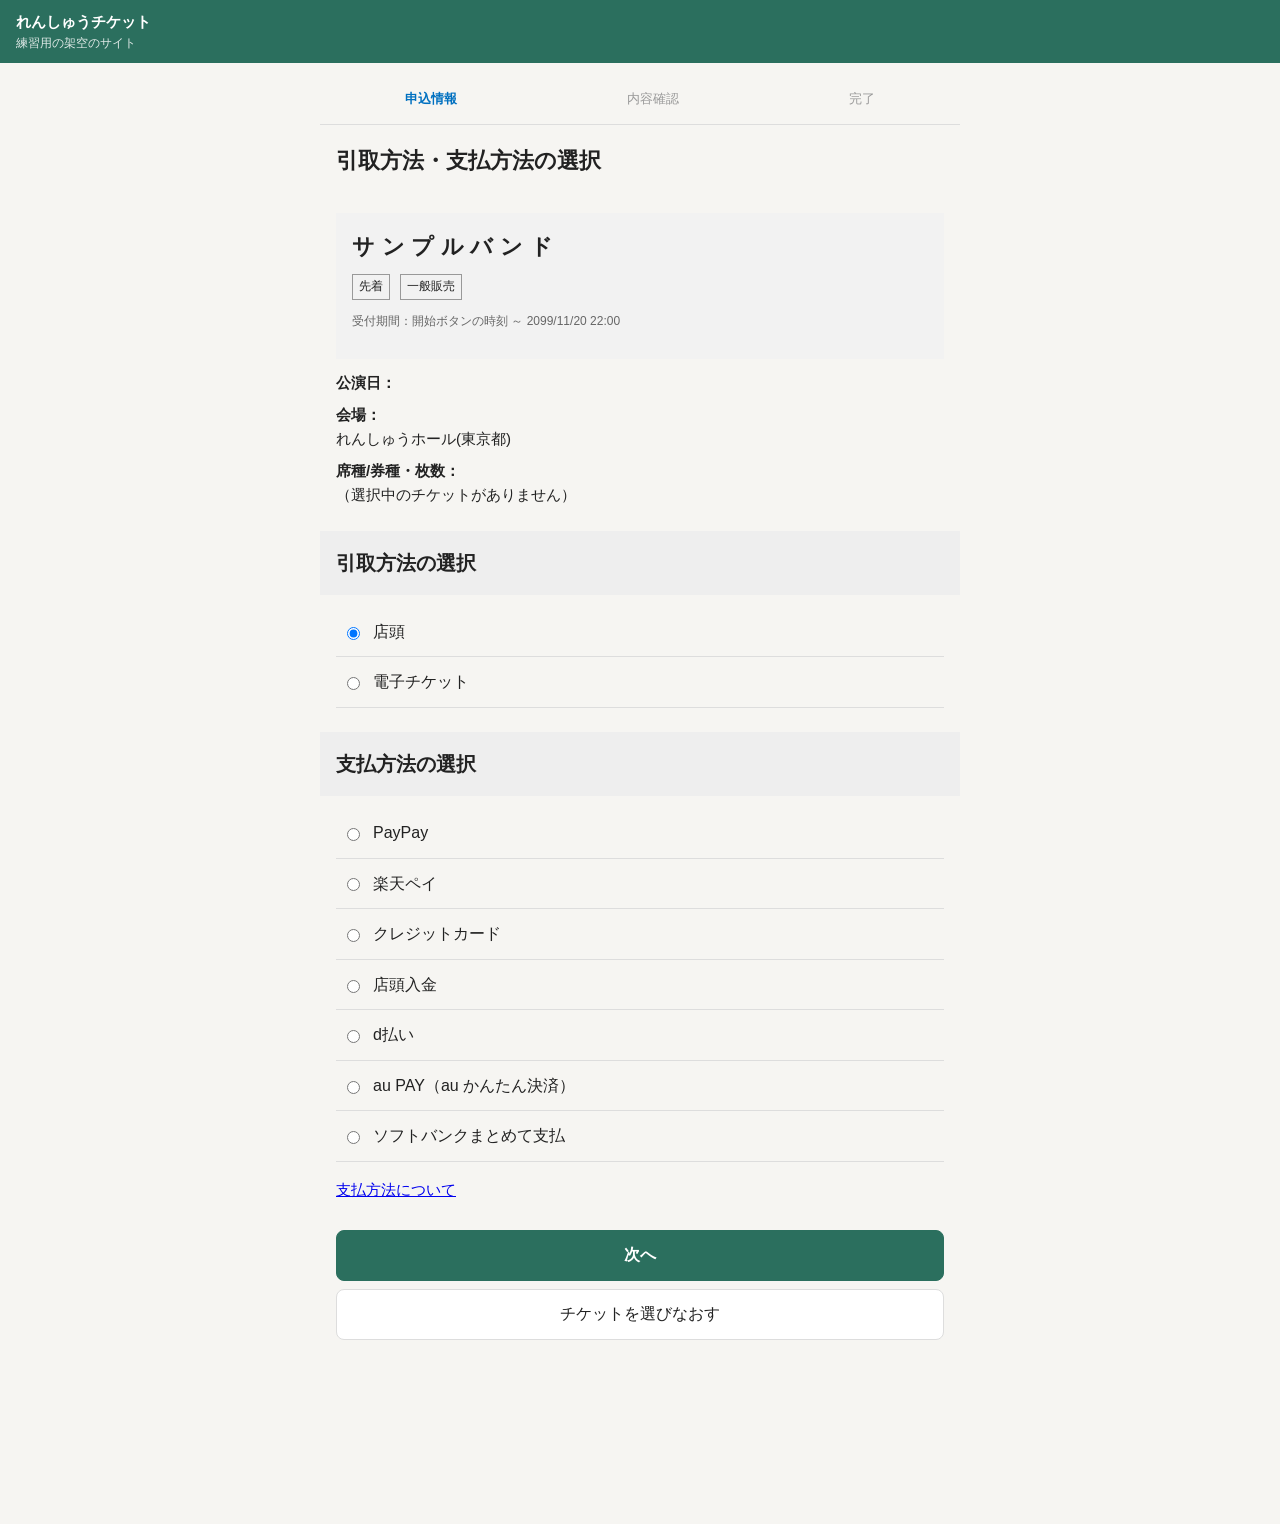
<file: payment.html>
<!doctype html>
<html lang="ja">
<head>
<meta charset="utf-8">
<meta name="viewport" content="width=device-width, initial-scale=1">
<meta name="robots" content="noindex">
<meta name="ltg-practice" content="1">
<title>引取／支払方法選択（練習）｜れんしゅうチケット</title>
<link rel="stylesheet" href="style.css">
<script src="common.js"></script>
</head>
<body>
<div class="ph">れんしゅうチケット<small>練習用の架空のサイト</small></div>
<main>
  <!-- 本物（2026/11/7 MONKEY MAJIK）と同じ並び・同じ部品の名前。案内版 v1.8.3 の「詰める」がそのまま効く -->
  <div class="TransitionMenu"><span class="on">申込情報</span><span>内容確認</span><span>完了</span></div>
  <section class="SelectionArea">
    <div class="area_inner"><div class="SelectionArea__main"><h1 class="SelectionArea__main__SelectTitle">引取方法・支払方法の選択</h1></div></div>
    <div class="main_inner"><div class="SelectionArea__main">
      <ol id="errorMsgList"><li class="err" id="err"></li></ol>
      <div class="SelectionArea__cover">
        <h2 class="SelectionArea__cover__Title">サンプルバンド</h2>
        <ul class="SelectionArea__cover__List"><li class="tag">先着</li><li class="tag">一般販売</li></ul>
        <p class="small">受付期間：開始ボタンの時刻 ～ 2099/11/20 22:00</p>
      </div>
      <div class="SelectionArea__other"><dl>
        <dt>公演日：</dt><dd id="selDate"></dd>
        <dt>会場：</dt><dd>れんしゅうホール(東京都)</dd>
        <dt>席種/券種・枚数：</dt><dd id="sel"></dd>
      </dl></div>
    </div></div>
  </section>

  <section class="CollectionMethod"><div class="CollectionMethod__main">
    <h2>引取方法の選択</h2>
    <div id="TAKE_OVER_MTHD_SEL" class="CollectionMethod__box radioClickArea">
      <label><input type="radio" name="TAKE_OVER_MTHD_SEL" id="TAKE_OVER_MTHD_SEL-1" value="1" checked>店頭</label>
      <label><input type="radio" name="TAKE_OVER_MTHD_SEL" id="TAKE_OVER_MTHD_SEL-3" value="3">電子チケット</label>
    </div>
  </div></section>

  <section class="PaymentMethod"><div class="PaymentMethod__main">
    <h2>支払方法の選択</h2>
    <div class="PaymentMethod__main__box paymentMethodBox">
      <label><input type="radio" name="PAYMENT_MTHD_SEL" id="PAYMENT_MTHD_SEL-15" value="15">PayPay</label>
      <label><input type="radio" name="PAYMENT_MTHD_SEL" id="PAYMENT_MTHD_SEL-16" value="16">楽天ペイ</label>
      <label><input type="radio" name="PAYMENT_MTHD_SEL" id="PAYMENT_MTHD_SEL-02" value="02">クレジットカード</label>
      <label><input type="radio" name="PAYMENT_MTHD_SEL" id="PAYMENT_MTHD_SEL-03" value="03">店頭入金</label>
      <label><input type="radio" name="PAYMENT_MTHD_SEL" id="PAYMENT_MTHD_SEL-12" value="12">d払い</label>
      <label><input type="radio" name="PAYMENT_MTHD_SEL" id="PAYMENT_MTHD_SEL-13" value="13">au PAY（au かんたん決済）</label>
      <label><input type="radio" name="PAYMENT_MTHD_SEL" id="PAYMENT_MTHD_SEL-14" value="14">ソフトバンクまとめて支払</label>
    </div>
    <p class="detail"><a href="javascript:void(0)" class="method_link">支払方法について</a></p>
    <div class="PaymentMethod__main__explanation" data-for="15"><h4>PayPay</h4><p>PayPayアプリにて、選択された「残高」または「クレジット」にてお支払いいただく方法です。<br><br>お申込み確定した時点で、決済が完了となります。<br>不足金額がないか、また、ご自身で設定した利用可能額および上限金額をあらかじめご確認をお願いします。</p><p style="color:#c00">（注）PayPay支払い完了後、自動的にサイトに戻りますのでお待ちください。自動的に戻る前に画面を閉じた場合、お申込みが不成立になる可能性があります。（練習用の文面です）</p></div>
    <div class="PaymentMethod__main__explanation" data-for="16"><h4>楽天ペイ</h4><p>楽天IDに登録したクレジットカード情報のほか、楽天ポイント、楽天ペイ残高にてお支払いが可能です。<br><br>※ご購入時に即時決済となります。（練習用の文面です）</p></div>
    <div class="PaymentMethod__main__explanation" data-for="02"><h4>クレジットカードについて</h4><p>カード発行会社での本人認証サービス(3Dセキュア2.0)の登録が必要です。登録が無いクレジットカードはご利用いただけません。<br>※ご購入時に即時決済となります。<br>※クレジット機能付きデビットカード、プリペイドカードについては一部ご利用いただけないものがございます。<br>※海外発行カードはご利用になれない場合がございます。<br>上記の内容は各受付にて異なる場合がございます。（練習用の文面です）</p></div>
    <div class="PaymentMethod__main__explanation" data-for="03"><h4>店頭入金</h4><p>お近くのコンビニで代金のお支払いが可能です。<br>ただし、興行によってご利用可能な店舗が限られる場合がございます。その場合はマイページでお知らせしておりますので、必ずお支払いの前にご確認ください。（練習用の文面です）</p></div>
    <div class="PaymentMethod__main__explanation" data-for="12"><h4>d払い</h4><p>※ご購入時に即時決済となります。<br>※決済システム利用料は払戻対象ではありません。<br>※キャリア決済は各携帯キャリアごとにご利用限度額がございます。（練習用の文面です）</p></div>
    <div class="PaymentMethod__main__explanation" data-for="13"><h4>au PAY（au かんたん決済）</h4><p>※ご購入時に即時決済となります。<br>※パソコンおよびWi-Fi接続中の携帯電話からはご利用いただけません。（練習用の文面です）</p></div>
    <div class="PaymentMethod__main__explanation" data-for="14"><h4>ソフトバンクまとめて支払</h4><p>※ご購入時に即時決済となります。<br>※決済システム利用料は払戻対象ではありません。（練習用の文面です）</p></div>
  </div></section>

  <section class="eTktBox SmartSetting" id="telBox" style="display:none"><div class="SmartSetting__main">
    <h2>電子チケットの電話番号登録</h2>
    <div class="SmartSetting__main__cover">
      <p class="SettingText">申込者ご本人の電話番号をご入力ください。<br>ご登録された電話番号のスマートフォンのみで電子チケットをご利用いただけます。<br>なお、代理でのお申し込みはできません。</p>
      <p class="ExpText">※090/080/070/060から始まる日本国内の電話番号が電子チケットの動作対象です。<br>電子チケット対応機種の詳細はこちらをご覧ください。（練習用の文面です）</p>
      <dl><dt class="sp-number">スマートフォン電話番号（半角数字）</dt><dd><input type="text" maxlength="11" inputmode="numeric" onpaste="return false" id="EL_TAKE_OVER_FR_TEL" name="EL_TAKE_OVER_FR_TEL" placeholder="ハイフン無しで半角数字を入力"></dd></dl>
      <dl><dt>スマートフォン電話番号 確認</dt><dd><input type="text" maxlength="11" inputmode="numeric" onpaste="return false" id="EL_TAKE_OVER_FR_TEL_CNF" name="EL_TAKE_OVER_FR_TEL_CNF" placeholder="ハイフン無しで半角数字を入力"></dd></dl>
    </div>
  </div></section>

  <section id="questionArea" class="InforInput" style="display:none"><div class="infor_inner">
    <h2>追加情報入力</h2>
    <div class="InforInput__main"><h3>◆以下の内容を必ずお読みいただき、同意のうえお申込みください。</h3><p class="text">下記項目をご確認ください。</p></div>
    <div class="InforInput__cover"><div class="InforInput__cover__content"><h3><span>必須</span> ＜注意事項＞</h3><p class="QuestionText">※チケットの譲渡や転売を含む不正行為は禁止です。<br>※出演者は都合により変更となる場合があります。<br>※公演日が近づいたら、ご来場時のお願いをご案内する場合があります。（練習用の文面です）</p></div>
      <div class="InforInput__cover__select"><div class="cover_inner"><div class="InputBox"><label><input type="checkbox" name="q_1[]" id="q_1-同意する" value="同意する" class="FormTableList__input">同意する</label></div></div></div></div>
    <div class="InforInput__cover"><div class="InforInput__cover__content"><h3><span>必須</span> 【ご購入に関して】</h3><p class="QuestionText">●有償無償にかかわらず、主催者の同意のない譲渡はできません。<br>●お申込時は、必ずご来場者ご本人様の情報をご登録ください。<br>●公演中止の場合を除き、払い戻しはできません。<br>●チケット代金のほか、各種手数料が必要です。（練習用の文面です）</p></div>
      <div class="InforInput__cover__select"><div class="cover_inner"><div class="InputBox"><label><input type="checkbox" name="q_2[]" id="q_2-同意する" value="同意する" class="FormTableList__input">同意する</label></div></div></div></div>
    <div class="InforInput__cover"><div class="InforInput__cover__content"><h3><span>必須</span> 【ご入場に関して】</h3><p class="QuestionText">●ご入場時に本人確認を行う場合があります。<br>●電子チケットは、申し込んだ本人のスマートフォンでのみ表示できます。<br>●開演後のご入場は、演出の都合でお待ちいただく場合があります。（練習用の文面です）</p></div>
      <div class="InforInput__cover__select"><div class="cover_inner"><div class="InputBox"><label><input type="checkbox" name="q_3[]" id="q_3-同意する" value="同意する" class="FormTableList__input">同意する</label></div></div></div></div>
  </div></section>

  <section class="InforInput"><div class="infor_inner"><div class="InforInput__cover"><div class="InforInput__cover__select">
    <button type="button" id="NEXT_BUTTON" class="Button -primary">次へ</button>
    <button type="button" id="TKT_RE_SEL" class="Button">チケットを選びなおす</button>
  </div></div></div></section>
</main>

<!-- 同意の画面（電子チケットの注意事項） -->
<div class="signup-modal-wrapper" id="signup-modal" role="dialog" aria-modal="true">
  <div class="modal">
    <div class="signup-form" id="signup-modal-elticket">
      <h2>電子チケット引取に関する注意事項</h2>
      <p class="filler">電子チケットは、申込者本人のスマートフォンでのみ表示できます。機種変更の際は事前に引き継ぎ手続きが必要です。（練習用の文面です）</p>
      <button type="button" class="submit-next Button -primary">同意して次へ</button>
      <button type="button" class="submit-back Button">戻る</button>
    </div>
  </div>
</div>

<script>
(() => {
  const cart = P.get('cart', null);
  document.getElementById('sel').textContent = cart ? `${cart.seatName || '全席指定'} ${cart.count}枚` : '（選択中のチケットがありません）';
  document.getElementById('selDate').textContent = cart ? `${cart.disp} [開演]${cart.start}` : '';
  // 選んだ支払方法の説明だけを出す（本物と同じ。最初は前回の選択の説明が出ている）
  const showExp = () => {
    const v = document.querySelector('input[name=PAYMENT_MTHD_SEL]:checked')?.value;
    document.querySelectorAll('.PaymentMethod__main__explanation').forEach((d) => (d.style.display = d.dataset.for === v ? '' : 'none'));
  };
  document.querySelectorAll('input[name=PAYMENT_MTHD_SEL]').forEach((r) => r.addEventListener('change', showExp));
  // 本物では前回の選択が残っていることがあるので、支払方法をランダムに選んだ状態で始める
  const pre = ['PAYMENT_MTHD_SEL-15', 'PAYMENT_MTHD_SEL-03', null][Math.floor(Math.random() * 3)];
  if (pre) document.getElementById(pre).checked = true;
  showExp();

  // 「引取方法に電子チケットがない公演」の設定（ILLIT 10/31 は「店頭」だけだった）
  const cfg = P.cfg();
  if (cfg.noETicket) {
    document.getElementById('TAKE_OVER_MTHD_SEL-3').closest('label').remove();
    document.getElementById('TAKE_OVER_MTHD_SEL-1').checked = true;
  }
  const telBox = document.getElementById('telBox');
  const sync = () => { telBox.style.display = document.getElementById('TAKE_OVER_MTHD_SEL-3')?.checked ? '' : 'none'; };
  document.querySelectorAll('input[name=TAKE_OVER_MTHD_SEL]').forEach((r) => r.addEventListener('change', sync));
  sync();

  // 11/15版：追加情報入力（M!LK の抽選で出た形。必須の「同意する」が並ぶ）
  if (cfg.addInfo) document.getElementById('questionArea').style.display = '';
  const modal = document.getElementById('signup-modal');
  const err = document.getElementById('err');
  document.getElementById('NEXT_BUTTON').addEventListener('click', () => {
    const take = document.querySelector('input[name=TAKE_OVER_MTHD_SEL]:checked')?.value;
    const pay = document.querySelector('input[name=PAYMENT_MTHD_SEL]:checked')?.value;
    const t1 = document.getElementById('EL_TAKE_OVER_FR_TEL').value, t2 = document.getElementById('EL_TAKE_OVER_FR_TEL_CNF').value;
    if (!cfg.noETicket && take !== '3') return (err.textContent = 'この公演は電子チケットのみです。引取方法で「電子チケット」を選んでください。');
    if (!pay) return (err.textContent = '支払方法を選んでください。');
    if (take === '3') {
      if (!/^\d{11}$/.test(t1)) return (err.textContent = '電話番号をハイフンなし11桁で入力してください。');
      if (t1 !== t2) return (err.textContent = '確認用の電話番号が一致しません。');
    }
    if (cfg.addInfo && [...document.querySelectorAll('#questionArea input[type=checkbox]')].some((x) => !x.checked)) return (err.textContent = '追加情報入力の必須項目（同意する）にチェックしてください。');
    err.textContent = '';
    P.set('payment', pay);
    P.set('take', take === '3' ? '電子チケット' : '店頭');
    // 電子チケットのときだけ、注意事項の同意の画面が出る
    if (take === '3') modal.classList.add('is-open'); else goNext();
  });
  // 次の画面：アンケート（設定がオンなら）→ 先着予約確認
  const goNext = () => {
    // 電話番号は保存しない
    document.getElementById('EL_TAKE_OVER_FR_TEL').value = '';
    document.getElementById('EL_TAKE_OVER_FR_TEL_CNF').value = '';
    P.mark('引取／支払方法の「次へ」');
    location.href = cfg.question ? 'question.html' : 'confirm.html';
  };
  modal.querySelector('.submit-next').addEventListener('click', goNext);
  modal.querySelector('.submit-back').addEventListener('click', () => modal.classList.remove('is-open'));
  document.getElementById('TKT_RE_SEL').addEventListener('click', () => { location.href = P.orderUrl(); });
})();
</script>
</body>
</html>
</file>
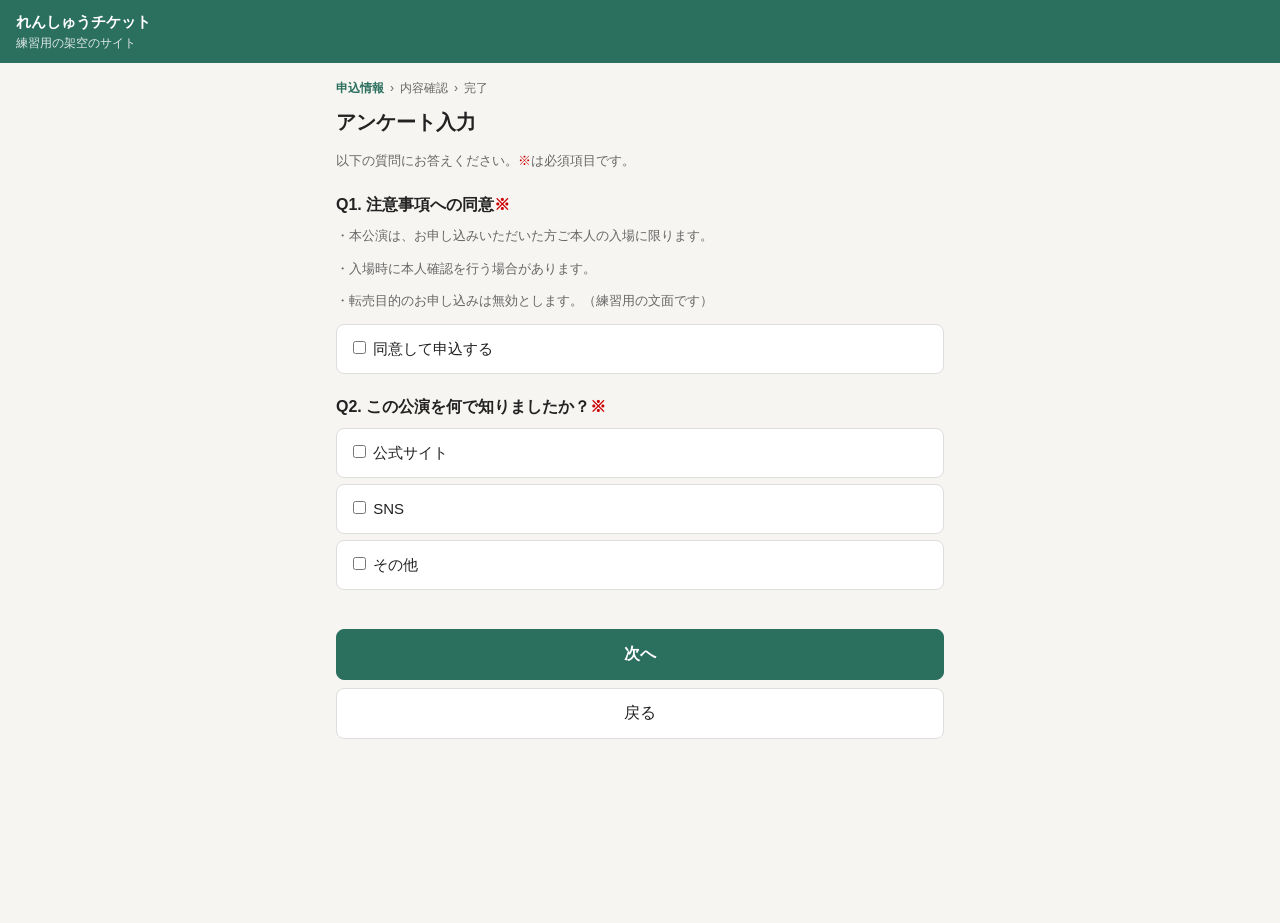
<file: question.html>
<!doctype html>
<html lang="ja">
<head>
<meta charset="utf-8">
<meta name="viewport" content="width=device-width, initial-scale=1">
<meta name="robots" content="noindex">
<meta name="ltg-practice" content="1">
<title>アンケート入力（練習）｜れんしゅうチケット</title>
<link rel="stylesheet" href="style.css">
<script src="common.js"></script>
</head>
<body>
<div class="ph">れんしゅうチケット<small>練習用の架空のサイト</small></div>
<main>
  <!-- 本物（ENHYPEN 10/31）も、この時点で上に「申込情報 内容確認 完了」の進み具合が出る。まだ完了ではない -->
  <div class="steps" style="display:flex;gap:6px;font-size:12px;color:#666;margin-bottom:8px"><b style="color:#2b6f5e">申込情報</b><span>›</span><span>内容確認</span><span>›</span><span>完了</span></div>
  <h1>アンケート入力</h1>
  <p class="filler">以下の質問にお答えください。<span style="color:#c00">※</span>は必須項目です。</p>
  <form id="ttd070" name="ttd070" onsubmit="return false">
    <h2>Q1. 注意事項への同意<span style="color:#c00">※</span></h2>
    <div class="filler"><p>・本公演は、お申し込みいただいた方ご本人の入場に限ります。</p><p>・入場時に本人確認を行う場合があります。</p><p>・転売目的のお申し込みは無効とします。（練習用の文面です）</p></div>
    <label class="choice"><input type="checkbox" name="q_1[]" value="1"> 同意して申込する</label>
    <h2>Q2. この公演を何で知りましたか？<span style="color:#c00">※</span></h2>
    <label class="choice"><input type="checkbox" name="q_2[]" value="1"> 公式サイト</label>
    <label class="choice"><input type="checkbox" name="q_2[]" value="2"> SNS</label>
    <label class="choice"><input type="checkbox" name="q_2[]" value="3"> その他</label>
    <p class="err" id="err"></p>
    <button type="button" id="NEXT" name="NEXT" class="Button -primary">次へ</button>
    <button type="button" id="BACK" name="BACK" class="Button">戻る</button>
  </form>
</main>
<script>
(() => {
  const ok = (n) => [...document.querySelectorAll(`input[name="${n}"]`)].some((x) => x.checked);
  document.getElementById('NEXT').addEventListener('click', () => {
    if (!ok('q_1[]') || !ok('q_2[]')) { document.getElementById('err').textContent = '必須の質問に答えてください。'; return; }
    P.mark('アンケート入力の「次へ」');
    location.href = 'question_confirm.html';
  });
  document.getElementById('BACK').addEventListener('click', () => { location.href = 'payment.html'; });
})();
</script>
</body>
</html>
</file>
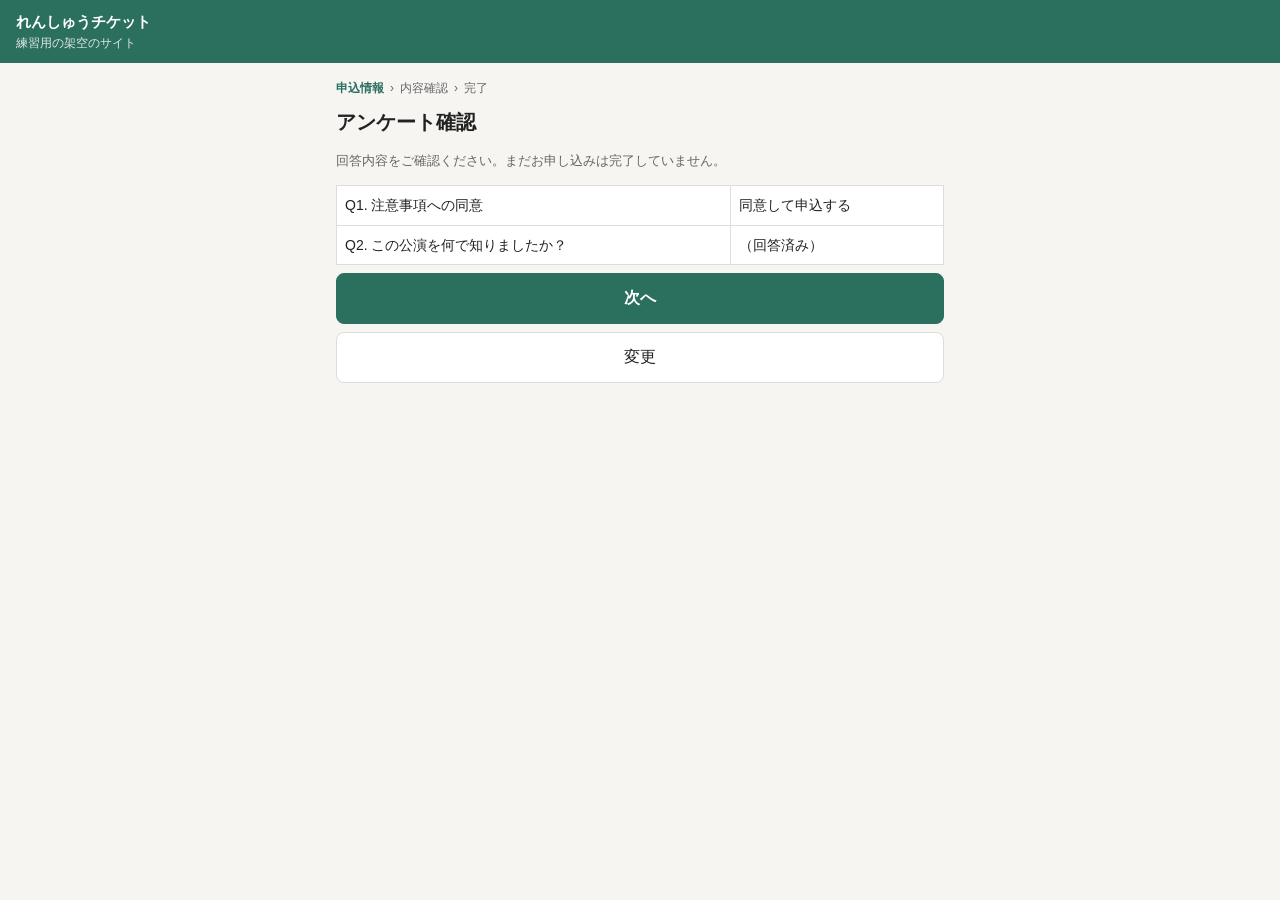
<file: question_confirm.html>
<!doctype html>
<html lang="ja">
<head>
<meta charset="utf-8">
<meta name="viewport" content="width=device-width, initial-scale=1">
<meta name="robots" content="noindex">
<meta name="ltg-practice" content="1">
<title>アンケート確認（練習）｜れんしゅうチケット</title>
<link rel="stylesheet" href="style.css">
<script src="common.js"></script>
</head>
<body>
<div class="ph">れんしゅうチケット<small>練習用の架空のサイト</small></div>
<main>
  <div class="steps" style="display:flex;gap:6px;font-size:12px;color:#666;margin-bottom:8px"><b style="color:#2b6f5e">申込情報</b><span>›</span><span>内容確認</span><span>›</span><span>完了</span></div>
  <h1>アンケート確認</h1>
  <p class="filler">回答内容をご確認ください。まだお申し込みは完了していません。</p>
  <form id="ttd0801" name="ttd0801" onsubmit="return false">
    <table class="sum">
      <tr><td>Q1. 注意事項への同意</td><td>同意して申込する</td></tr>
      <tr><td>Q2. この公演を何で知りましたか？</td><td>（回答済み）</td></tr>
    </table>
    <button type="button" id="NEXT" name="NEXT" class="Button -primary">次へ</button>
    <button type="button" id="BACK" name="BACK" class="Button">変更</button>
  </form>
</main>
<script>
(() => {
  document.getElementById('NEXT').addEventListener('click', () => { P.mark('アンケート確認の「次へ」'); location.href = 'confirm.html'; });
  document.getElementById('BACK').addEventListener('click', () => { location.href = 'question.html'; });
})();
</script>
</body>
</html>
</file>
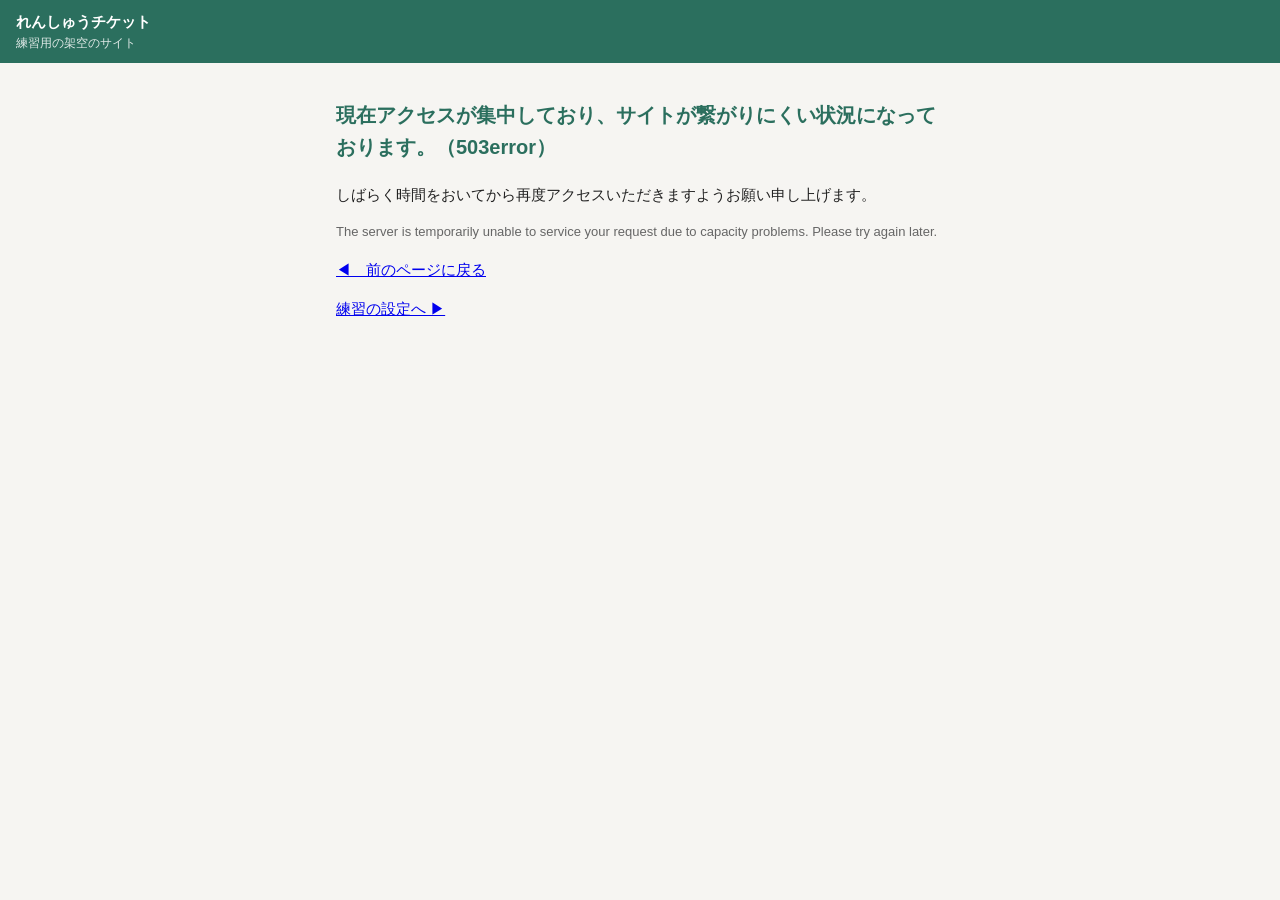
<file: sorry.html>
<!doctype html>
<html lang="ja">
<head>
<meta charset="utf-8">
<meta name="viewport" content="width=device-width, initial-scale=1">
<meta name="robots" content="noindex">
<meta name="ltg-practice" content="1">
<title>アクセス集中｜れんしゅうチケット</title>
<link rel="stylesheet" href="style.css">
<script src="common.js"></script>
</head>
<body>
<div class="ph">れんしゅうチケット<small>練習用の架空のサイト</small></div>
<main>
  <p class="big" style="font-size:20px">現在アクセスが集中しており、サイトが繋がりにくい状況になっております。（503error）</p>
  <p>しばらく時間をおいてから再度アクセスいただきますようお願い申し上げます。</p>
  <p class="filler">The server is temporarily unable to service your request due to capacity problems. Please try again later.</p>
  <p><a href="javascript:void(0)" id="back" style="padding-right:2em">◀　前のページに戻る</a></p>
  <p><a href="index.html">練習の設定へ ▶</a></p>
</main>
<script>
  // 本物と同じく、直前の公演ページのURL（クッキー）があればそこを新しく開く。なければブラウザの「戻る」
  P.set('fromSorry', true);
  document.getElementById('back').addEventListener('click', () => {
    const m = document.cookie.split(';').map((c) => c.trim().split('=')).find(([k]) => k === 'ScheduleUrl');
    P.set('fromSorry', true);
    if (m && m[1]) {
      document.cookie = 'ScheduleUrl=;path=/;max-age=0';
      location.href = decodeURIComponent(m[1]);
    } else {
      P.set('stale', true); // 古い画面に戻る印（公演ページ側で「申し込みへ進む」を押せないままにする）
      history.back();
    }
  });
</script>
</body>
</html>
</file>
<file: style.css>
:root { --bg: #f6f5f2; --fg: #222; --sub: #666; --line: #ddd; --brand: #2b6f5e; --card: #fff; --warn: #b3261e; }
* { box-sizing: border-box; }
body { margin: 0; background: var(--bg); color: var(--fg); font: 15px/1.6 -apple-system, "Hiragino Sans", sans-serif; padding-bottom: 160px; }
.ph { background: var(--brand); color: #fff; padding: 10px 16px; font-weight: bold; }
.ph small { display: block; font-weight: normal; opacity: .85; font-size: 12px; }
main { padding: 16px; max-width: 640px; margin: 0 auto; }
h1 { font-size: 20px; margin: 8px 0 12px; }
h2 { font-size: 16px; margin: 20px 0 8px; }
.note { background: #fff8e1; border: 1px solid #f0d58a; border-radius: 8px; padding: 10px 12px; font-size: 13px; }
.filler { color: var(--sub); font-size: 13px; }
.filler p { margin: 0 0 12px; }
.Tags { list-style: none; padding: 0; margin: 0 0 12px; display: flex; gap: 6px; flex-wrap: wrap; }
.Tag { border: 1px solid var(--line); border-radius: 4px; padding: 2px 8px; font-size: 12px; background: var(--card); }
.Tag.-release { border-color: var(--brand); color: var(--brand); font-weight: bold; }
.Tag.-before-release { color: var(--sub); }
.views { display: flex; gap: 8px; margin: 8px 0 16px; }
.ViewSwitchButton { flex: 1; padding: 8px; border: 1px solid var(--line); background: var(--card); border-radius: 6px; font-size: 14px; }
.ViewSwitchButton.-is-active { border-color: var(--brand); color: var(--brand); font-weight: bold; }
.AccordionBox { background: var(--card); border: 1px solid var(--line); border-radius: 8px; margin-bottom: 12px; overflow: hidden; }
.AccordionBox__head { display: flex; justify-content: space-between; align-items: center; padding: 12px; }
.AccordionBox__status { margin: 0; font-size: 13px; color: var(--brand); font-weight: bold; }
.AccordionBox__button { width: 100%; padding: 12px; border: 0; border-top: 1px solid var(--line); background: #fafafa; font-size: 14px; }
.AccordionBox__list { list-style: none; margin: 0; padding: 0; }
.AccordionBox__item { display: flex; justify-content: space-between; align-items: center; padding: 12px; border-top: 1px solid var(--line); }
.AccordionBox__itemPlace a { color: var(--brand); font-weight: bold; text-decoration: underline; }
.AccordionBox__item[data-item-status="sold-out"] .AccordionBox__itemPlace a { color: var(--sub); pointer-events: none; text-decoration: none; }
.loading { padding: 12px; color: var(--sub); font-size: 13px; border-top: 1px solid var(--line); }
.Modal { position: fixed; inset: 0; background: rgba(0,0,0,.45); display: flex; align-items: flex-end; justify-content: center; z-index: 1000; }
.Modal[aria-hidden="true"] { display: none; }
.Modal__box { background: var(--card); width: 100%; max-width: 640px; border-radius: 14px 14px 0 0; padding: 16px 16px 140px; max-height: 90vh; overflow: auto; }
.Button { display: block; width: 100%; text-align: center; padding: 14px; border-radius: 8px; border: 1px solid var(--line); background: var(--card); color: var(--fg); font-size: 16px; text-decoration: none; margin: 8px 0; }
.Button.-primary, .Button.primary { background: var(--brand); color: #fff; border-color: var(--brand); font-weight: bold; }
.Button.-secondary { background: var(--warn); color: #fff; border-color: var(--warn); }
select { font-size: 16px; padding: 8px; width: 100%; }
label.choice { display: block; background: var(--card); border: 1px solid var(--line); border-radius: 8px; padding: 12px; margin: 6px 0; }
input[type=text], input[type=email], input[type=password], input[inputmode=numeric] { width: 100%; font-size: 16px; padding: 10px; border: 1px solid var(--line); border-radius: 6px; }
.err { color: var(--warn); font-size: 13px; min-height: 1em; }
.signup-modal-wrapper { position: fixed; inset: 0; background: rgba(0,0,0,.45); display: none; align-items: center; justify-content: center; z-index: 1000; padding: 16px; }
.signup-modal-wrapper.is-open { display: flex; }
.signup-modal-wrapper .modal { background: var(--card); border-radius: 12px; padding: 16px; max-width: 520px; width: 100%; }
table.sum { width: 100%; border-collapse: collapse; background: var(--card); }
table.sum td { border: 1px solid var(--line); padding: 8px; font-size: 14px; }
.big { font-size: 28px; font-weight: bold; color: var(--brand); }

/* 枚数選択（本物と同じく画面いっぱい・長い） */
.Modal.Modal-slide { align-items: stretch; background: var(--card); }
.Modal-slide .Modal__container { width: 100%; max-width: 640px; margin: 0 auto; overflow: auto; background: var(--card); padding-bottom: 140px; }
.Modal-slide .Header { position: sticky; top: 0; background: #0070c0; color: #fff; padding: 10px 16px; z-index: 1; }
.Modal-slide .Header__title { font-size: 18px; margin: 0; }
.Modal-slide .Header__return { color: #fff; text-decoration: none; margin-right: 12px; font-size: 22px; }
.Modal-slide .Container { padding: 0 16px; }
.Modal-slide .Section { margin: 16px 0; }
.TicketTitle { font-size: 22px; border-left: 4px solid #0070c0; padding-left: 10px; margin: 20px 0 16px; }
.SectionTitle { font-size: 17px; margin: 16px 0 8px; }
.SectionTitle.-with-border { border-left: 4px solid #0070c0; padding-left: 10px; }
.Modal-slide .Tags { list-style: none; display: flex; gap: 6px; padding: 0; margin: 0 0 12px; }
.Modal-slide .Tag { border: 1px solid var(--line); padding: 2px 8px; font-size: 13px; border-radius: 3px; }
.Modal-slide .Tag.-release { background: #c8336b; color: #fff; border-color: #c8336b; }
.Modal-slide .Text { margin: 6px 0; }
.Modal-slide .Icon-calendar, .Modal-slide .Icon-clock, .Modal-slide .Icon-pin { font-style: normal; margin-right: 6px; }
.TicketSelectBlock.mt-40 { margin-top: 40px; }
.TicketSelectBlock__name { font-size: 16px; margin: 0 0 8px; }
.TicketSelectBlock__select { display: flex; justify-content: flex-end; align-items: center; gap: 10px; font-size: 16px; }
.TicketSelectBlock__price { margin: 0; }
.TicketSelectBlock select { font-size: 18px; padding: 6px 10px; }
.Box.bg\:gray { background: #eee; padding: 10px 12px; margin-top: 24px; border-radius: 4px; }
.Box .StackList { list-style: none; padding: 0; margin: 0; }
.Button[disabled="true"] { background: #bbb !important; border-color: #bbb !important; color: #fff !important; }
.DefineList { border: 1px solid var(--line); border-radius: 4px; padding: 8px 16px; font-size: 14px; }
.DefineList dt { font-weight: bold; margin-top: 8px; }
.DefineList dd { margin: 2px 0 8px; }
.TicketSelectBlock select { width: auto; min-width: 72px; }

/* 引取／支払・先着予約確認（本物の見た目に寄せる） */
.TransitionMenu { display: flex; justify-content: space-around; font-size: 13px; color: #999; padding: 10px 0 14px; border-bottom: 1px solid var(--line); margin: 0 -16px 0; }
.TransitionMenu .on { color: #0070c0; font-weight: bold; }
.SelectionArea__main__SelectTitle, .ConfirmationArea .area_inner h1 { font-size: 22px; margin: 18px 0 14px; }
#errorMsgList { list-style: none; padding: 0; margin: 0 0 8px; color: #c00; font-weight: bold; min-height: 8px; }
.SelectionArea__cover, .ConfirmationArea__cover { background: #f2f2f2; padding: 16px; margin-bottom: 12px; }
.SelectionArea__cover__Title, .ConfirmationArea__cover__Title { font-size: 22px; letter-spacing: .3em; margin: 0 0 10px; }
.SelectionArea__cover__List { list-style: none; padding: 0; display: flex; gap: 6px; margin: 0 0 8px; }
.tag { border: 1px solid #999; font-size: 12px; padding: 2px 6px; margin-right: 4px; }
.SelectionArea__other dl, .ConfirmationArea__cover dl { margin: 0; }
.SelectionArea__other dt, .ConfirmationArea__cover dt { font-weight: bold; margin-top: 8px; }
.SelectionArea__other dd, .ConfirmationArea__cover dd { margin: 0; }
.CollectionMethod h2, .PaymentMethod h2, .SmartSetting h2 { background: #eee; margin: 24px -16px 12px; padding: 16px; font-size: 20px; }
.CollectionMethod__box label, .paymentMethodBox label { display: flex; align-items: center; gap: 10px; padding: 12px 6px; border-bottom: 1px solid var(--line); font-size: 16px; }
.PaymentMethod p.detail { margin: 16px 0; }
.PaymentMethod__main__explanation { margin: 20px 0; line-height: 1.7; }
.PaymentMethod__main__explanation h4 { margin: 0 0 6px; }
.SettingText, .ExpText { line-height: 1.7; }
.ExpText { color: #666; font-size: 13px; }
.SmartSetting dl { margin: 16px 0; } .SmartSetting dt { font-weight: bold; margin-bottom: 6px; }
.SmartSetting input { width: 100%; font-size: 18px; padding: 12px; box-sizing: border-box; }
.InforInput { margin-top: 28px; }
.ConfirmationArea .note { color: #c8336b; font-weight: bold; background: none; border: 0; padding: 0; margin: 8px 0; }
.ConfirmationArea .explanation { font-size: 13px; color: #555; line-height: 1.7; }
.ReservationScreen__cover { background: #eee; margin: 24px -16px 0; padding: 14px 16px; }
.ReservationScreen__cover h3 { margin: 0; font-size: 20px; }
.ReservationScreen__content, .ReservationScreen__info { padding: 16px 0; line-height: 1.7; }
.ReservationScreen__content__list { border-bottom: 1px solid var(--line); padding: 8px 0; }
.ContentName { font-weight: bold; margin: 0 0 4px; }
.ReservationScreen__content__total { text-align: right; font-size: 20px; padding: 12px 0; }
.ReservationScreen__content__total b { color: #c8336b; margin-left: 12px; }
.ReservationScreen__must-read { padding-top: 24px; }
.AgreementRequired { color: #c8336b; margin: 0 0 8px; }
.AgreementText { font-size: 13px; line-height: 1.8; }
.ReservationScreen__must-read__select { margin-top: 24px; }
.small { font-size: 12px; color: #666; }
.SmartSetting dd { margin: 0; }

/* 11/15版：追加情報入力（引取／支払の画面の下に出る。本物と同じ名前の部品） */
#questionArea h2 { font-size: 17px; margin: 0 0 8px; }
#questionArea .InforInput__main h3 { font-size: 14px; margin: 0 0 4px; }
#questionArea .InforInput__cover { border: 1px solid #ddd; border-radius: 6px; padding: 10px; margin-top: 12px; }
#questionArea .InforInput__cover__content h3 { font-size: 14px; margin: 0 0 6px; }
#questionArea .InforInput__cover__content h3 span { background: #d92d20; color: #fff; font-size: 11px; padding: 1px 6px; border-radius: 3px; margin-right: 6px; }
#questionArea .QuestionText { font-size: 12px; line-height: 1.7; color: #444; margin: 0 0 8px; }
#questionArea .InputBox label { display: block; padding: 10px; border: 1px solid #bbb; border-radius: 6px; font-size: 15px; }
#questionArea .InputBox input { margin-right: 8px; transform: scale(1.3); }

.preset { display: block; width: 100%; margin: 6px 0; text-align: left; font-size: 14px; }
</file>
